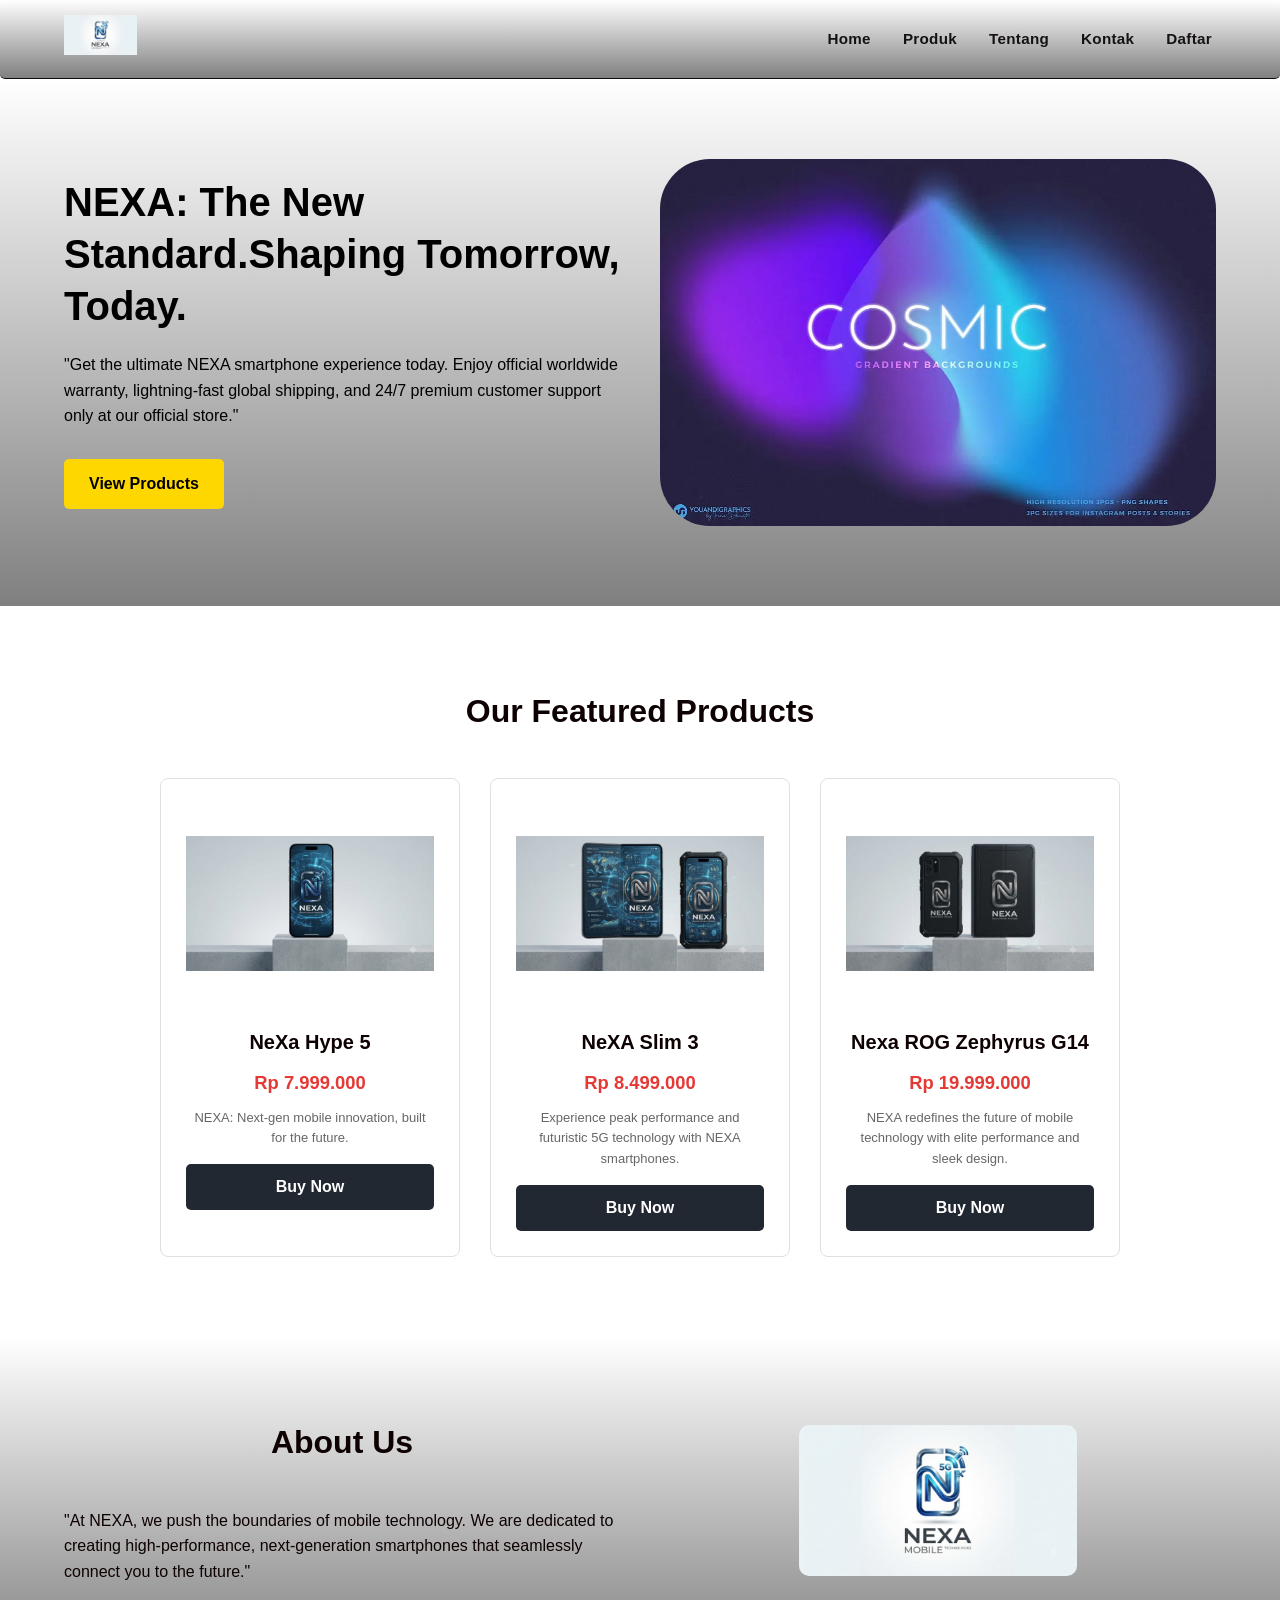
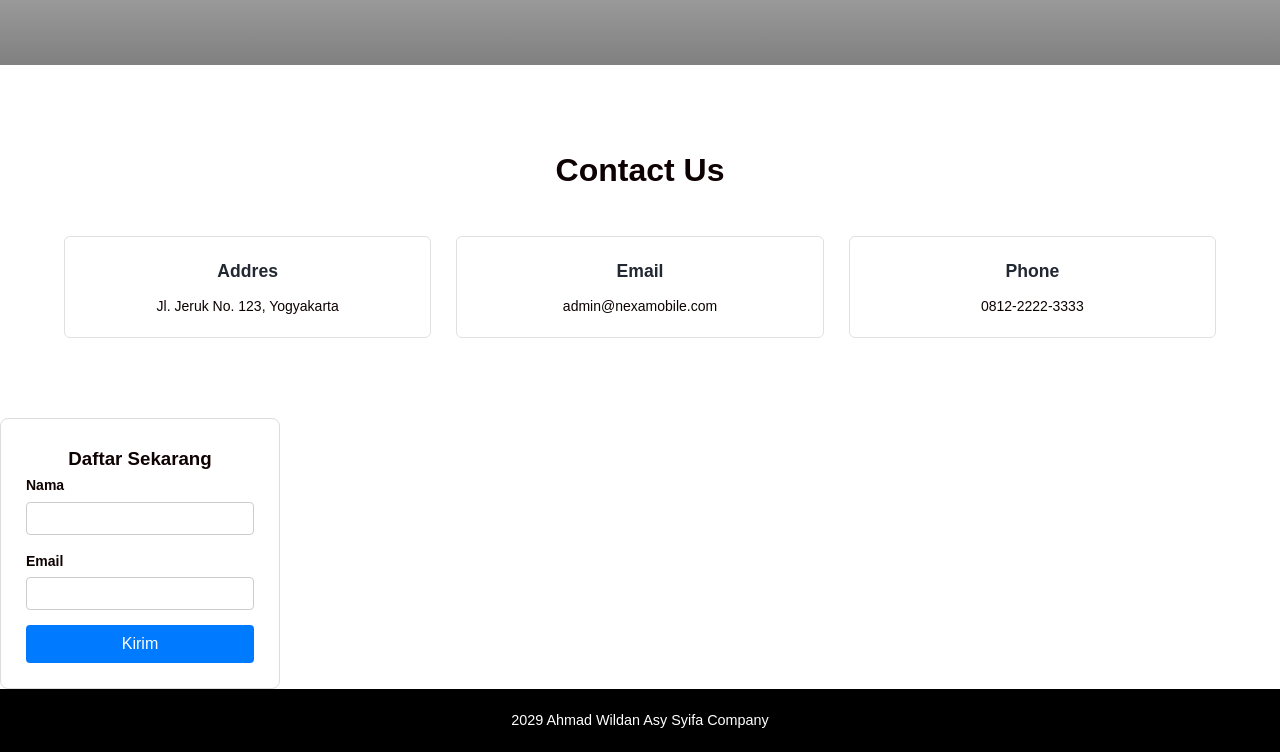
<file: evaluasi-02/index.html>
<!DOCTYPE html>
<html lang="en">
<head>
    <meta charset="UTF-8">
    <meta name="viewport" content="width=device-width, initial-scale=1.0">
    <title>NeXa Mobile</title>
    <link rel="stylesheet" href="style.css">
</head>
<body>
    <header id="main-header">
        <div class="header-content">
      <img src="asset/logo (2).png" alt="Logo Aura Footwear" class="profile-img">
       </div>
        <nav class="navbar">
            <a href="#home">Home</a>
            <a href="#produk">Produk</a>
            <a href="#tentang">Tentang</a>
            <a href="#kontak">Kontak</a>
            <a href="#daftar">Daftar</a>
        </nav>
    </header>

    <!-- section -->
     <section class="hero" id="home">
        <div class="hero-text">
            <h1>NEXA: The New Standard.Shaping Tomorrow, Today.</h1>
            <p>"Get the ultimate NEXA smartphone experience today. Enjoy official worldwide warranty, lightning-fast global shipping, and 24/7 premium customer support only at our official store."</p>
            <a href="#lihat produk" class="">View Products</a>
        </div>
        <div class="hero-img">
            <img src="asset/cosmic.png" alt="logo">
        </div>
     </section>

     <!-- produk -->
      <section class="section" id="produk">       
        <h2>Our Featured Products</h2>
        <div class="product-container">
            <!-- Card 1 -->
            <div class="product-card">
                <img src="asset/hp 1.png" alt="Nexa 1">
                <h3>NeXa Hype 5</h3>
                <p class="price">Rp 7.999.000</p>
                <p style="font-size: 13px; color: #666; margin-bottom: 15px;">NEXA: Next-gen mobile innovation, built for the future.</p>
                <a href="#" class="btn">Buy Now</a>
            </div>

            <!-- Card 2 -->
            <div class="product-card">
                <img src="asset/hp 2.png" alt="Nexa 2">
                <h3>NeXA Slim 3</h3>
                <p class="price">Rp 8.499.000</p>
                <p style="font-size: 13px; color: #666; margin-bottom: 15px;">Experience peak performance and futuristic 5G technology with NEXA smartphones.</p>
                <a href="#" class="btn">Buy Now</a>
            </div>
            <!-- Card 3 -->
            <div class="product-card">
                <img src="asset/hp 3.png" alt="Nexa 3">
                <h3>Nexa ROG Zephyrus G14</h3>
                <p class="price">Rp 19.999.000</p>
                <p style="font-size: 13px; color: #666; margin-bottom: 15px;">NEXA redefines the future of mobile technology with elite performance and sleek design.</p>
                <a href="#" class="btn">Buy Now</a>
            </div>
        </div>         
     </section>

     <!-- about -->
     <section class="section about-section" id="Tentang">
        <div class="about-text">
            <h2>About Us</h2>
            <p>"At NEXA, we push the boundaries of mobile technology. We are dedicated to creating high-performance, next-generation smartphones that seamlessly connect you to the future."</p>
        </div>
        <div class="about-img">
            <img src="asset/logo (2).png">
        </div>
     </section>

     <!-- kontak -->
      <section class="section" id="kontak">
        <h2>Contact Us</h2>
        <div class="contact-container">
            <div class="contact-box">
                <h4>Addres</h4>
                <p style="font-size: 14px; margin-top: 10px;">Jl. Jeruk No. 123, Yogyakarta</p>
            </div>
            <div class="contact-box">
                <h4> Email</h4>
                <p style="font-size: 14px; margin-top: 10px;">admin@nexamobile.com</p>
            </div>
            <div class="contact-box">
                <h4> Phone</h4>
                <p style="font-size: 14px; margin-top: 10px;">0812-2222-3333</p>
            </div>
        </div>
    </section>

    <section>
        <div class="form-box">
        <h3 style="margin-top:0; text-align:center;">Daftar Sekarang</h3>
        
        <form action="#" method="POST" id="daftar">
            <div class="form-group">
                <label for="nama">Nama</label>
                <input type="text" id="nama" name="nama" required>
            </div>
            
            <div class="form-group">
                <label for="email">Email</label>
                <input type="email" id="email" name="email" required>
            </div>
            
            <button type="submit">Kirim</button>
        </form>
    </div>
    </section>

    <!-- footer -->
     <footer>
     <p>2029 Ahmad Wildan Asy Syifa Company </p>
     </footer>
     

     

</body>
</html>
</file>
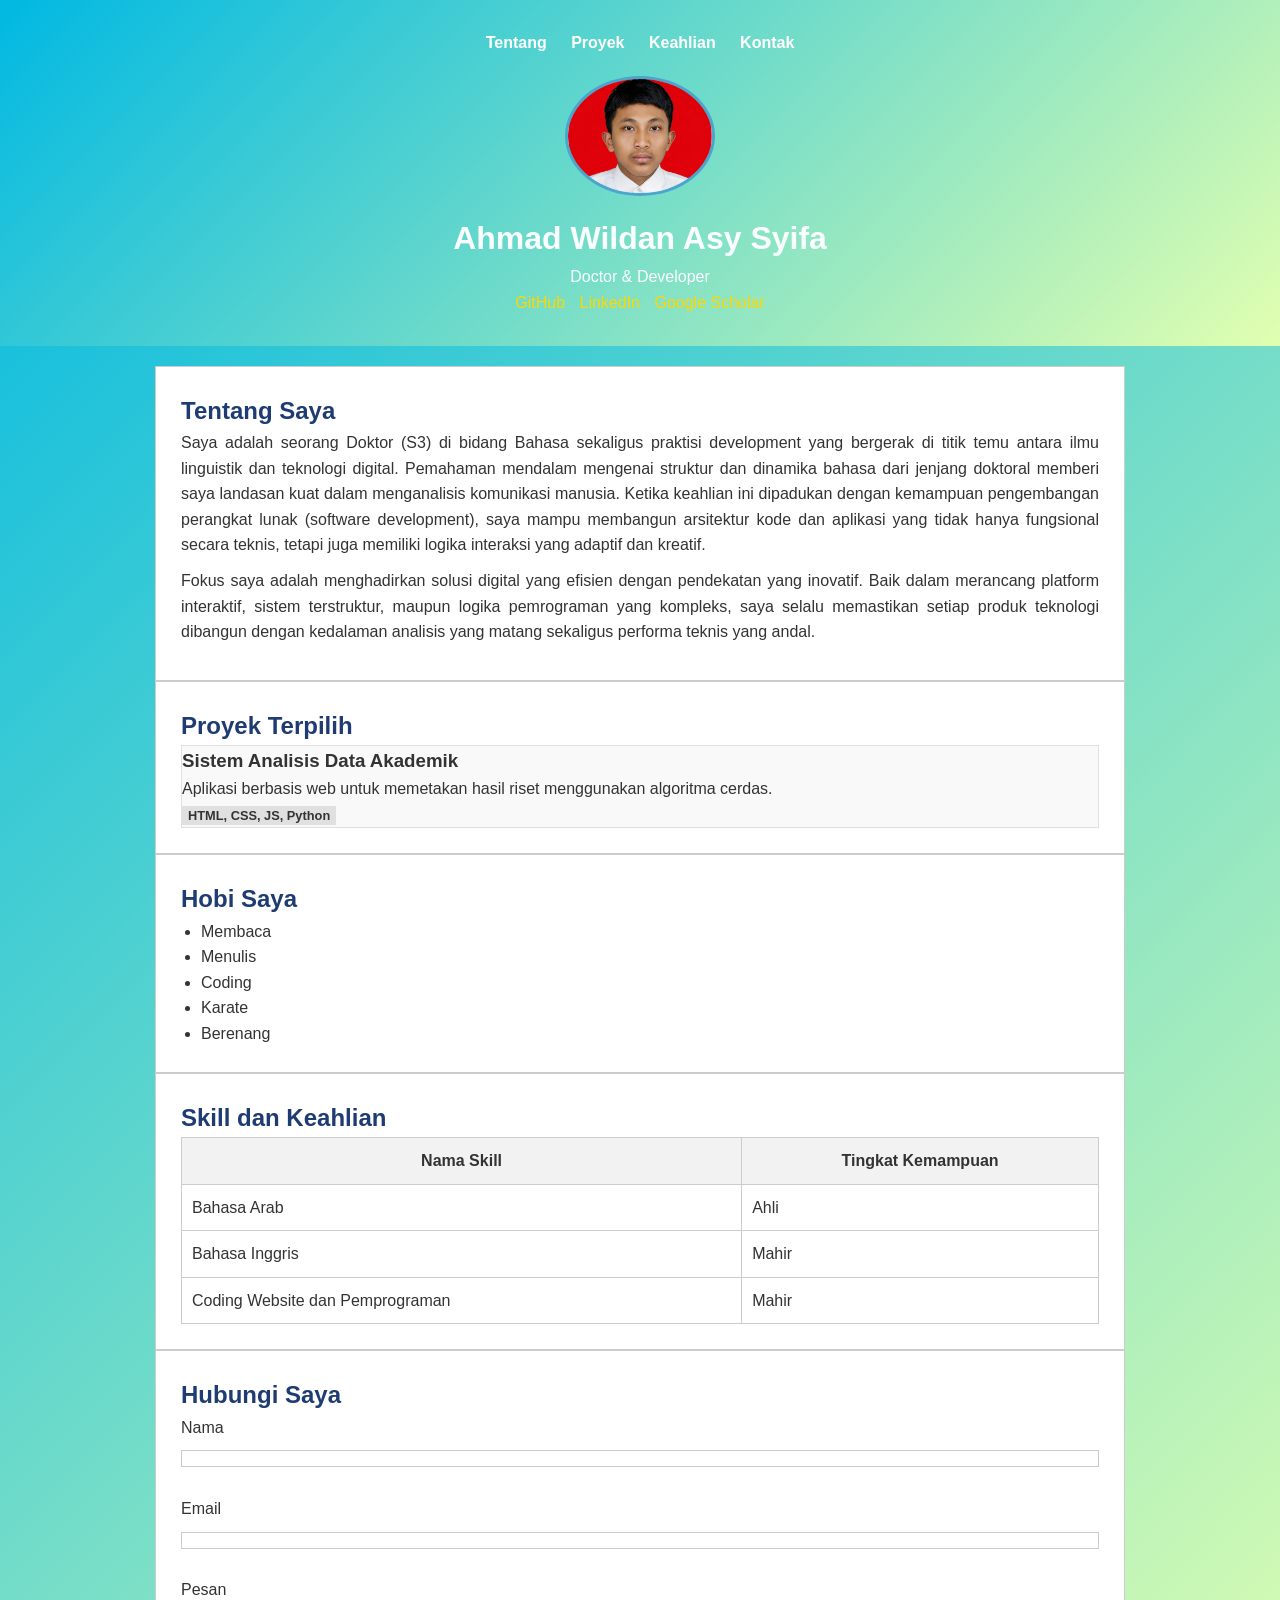
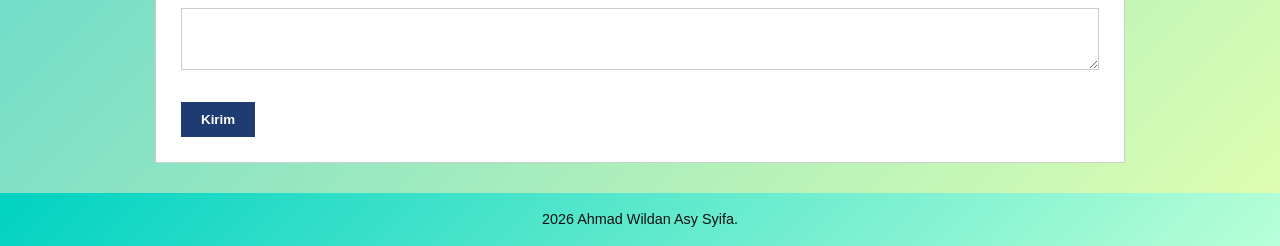
<file: pertemuan 07/index.html>
<!DOCTYPE html>
<html lang="id">
<head>
  <meta charset="UTF-8">
  <meta name="viewport" content="width=device-width, initial-scale=1.0">
  <title>Profil Saya - Ahmad Wildan Asy Syifa</title>
  <!-- Favicon -->
  <link rel="icon" href="assets/favicon.ico" type="image/x-icon">
  <!-- Menghubungkan ke External CSS -->
  <link rel="stylesheet" href="style.css">
</head>
<body>

  <!-- Header & Navigasi -->
  <header id="main-header">
    <!-- Menu Navigasi -->
    <nav class="navbar">
      <a href="#about">Tentang</a>
      <a href="#projects">Proyek</a>
      <a href="#skills">Keahlian</a>
      <a href="#contact">Kontak</a>
    </nav>
    
    <div class="header-content">
      <img src="assets/pas foto.jpg" alt="Pas Foto Ahmad Wildan Asy Syifa" class="profile-img">
      <h1>Ahmad Wildan Asy Syifa</h1>
      <p>Doctor & Developer</p> <!-- Diubah menjadi Developer -->
      
      <!-- Tautan Sosial / Profesional -->
      <div class="social-links">
        <a href="https://github.com/ahmad" target="_blank">GitHub</a> 
        <a href="https://linkedin.com/in/ahmad wildan" target="_blank">LinkedIn</a> 
        <a href="https://punya saya.google.com" target="_blank">Google Scholar</a>
      </div>
    </div>
  </header>
    
  <main class="container">

    <!-- Tentang Saya -->
    <section id="about" class="section-card">
      <h2>Tentang Saya</h2>
      <p>Saya adalah seorang Doktor (S3) di bidang Bahasa sekaligus praktisi development yang bergerak di titik temu antara ilmu linguistik dan teknologi digital. Pemahaman mendalam mengenai struktur dan dinamika bahasa dari jenjang doktoral memberi saya landasan kuat dalam menganalisis komunikasi manusia. Ketika keahlian ini dipadukan dengan kemampuan pengembangan perangkat lunak (software development), saya mampu membangun arsitektur kode dan aplikasi yang tidak hanya fungsional secara teknis, tetapi juga memiliki logika interaksi yang adaptif dan kreatif.</p>
      <p>Fokus saya adalah menghadirkan solusi digital yang efisien dengan pendekatan yang inovatif. Baik dalam merancang platform interaktif, sistem terstruktur, maupun logika pemrograman yang kompleks, saya selalu memastikan setiap produk teknologi dibangun dengan kedalaman analisis yang matang sekaligus performa teknis yang andal.</p>
    </section>

    <!-- PROYEK BARU -->
    <section id="projects" class="section-card">
      <h2>Proyek Terpilih</h2>
      <div class="project-grid">
        <div class="project-item">
          <h3>Sistem Analisis Data Akademik</h3>
          <p>Aplikasi berbasis web untuk memetakan hasil riset menggunakan algoritma cerdas.</p>
          <span class="tech-stack">HTML, CSS, JS, Python</span>
        </div>
      </div>
    </section>

    <!-- Hobi -->
    <section id="hobi" class="section-card">
      <h2>Hobi Saya</h2>
      <ul>
        <li>Membaca</li>
        <li>Menulis</li>
        <li>Coding</li>
        <li>Karate</li>
        <li>Berenang</li>
      </ul>
    </section>

    <!-- Skill -->
    <section id="skills" class="section-card">
      <h2>Skill dan Keahlian</h2>
      <table class="skill-table">
        <thead>
          <tr>
            <th>Nama Skill</th>
            <th>Tingkat Kemampuan</th>
          </tr>
        </thead>
        <tbody>
          <tr>
            <td>Bahasa Arab</td>
            <td>Ahli</td>
          </tr>
          <tr>
            <td>Bahasa Inggris</td>
            <td>Mahir</td>
          </tr>
          <tr>
            <td>Coding Website dan Pemprograman</td>
            <td>Mahir</td>
          </tr>
        </tbody>
      </table>
    </section>

    <!-- Kontak -->
    <section id="contact" class="section-card">
      <h2>Hubungi Saya</h2>
      <form action="#" method="post" class="contact-form">
        <div class="form-group">
          <label for="name">Nama</label>
          <input type="text" id="name" name="name" required>                
        </div>

        <div class="form-group">
          <label for="email">Email</label>
          <input type="email" id="email" name="email" required>
        </div>

        <div class="form-group">
          <label for="message">Pesan</label>
          <textarea id="message" name="message" rows="4" required></textarea>
        </div>
        
        <button type="submit" class="btn-submit">Kirim</button>
      </form>
    </section>

  </main>

  <!-- Footer -->
  <footer>
    <p> 2026 Ahmad Wildan Asy Syifa. </p> 
  </footer>
    
</body>
</html>
</file>
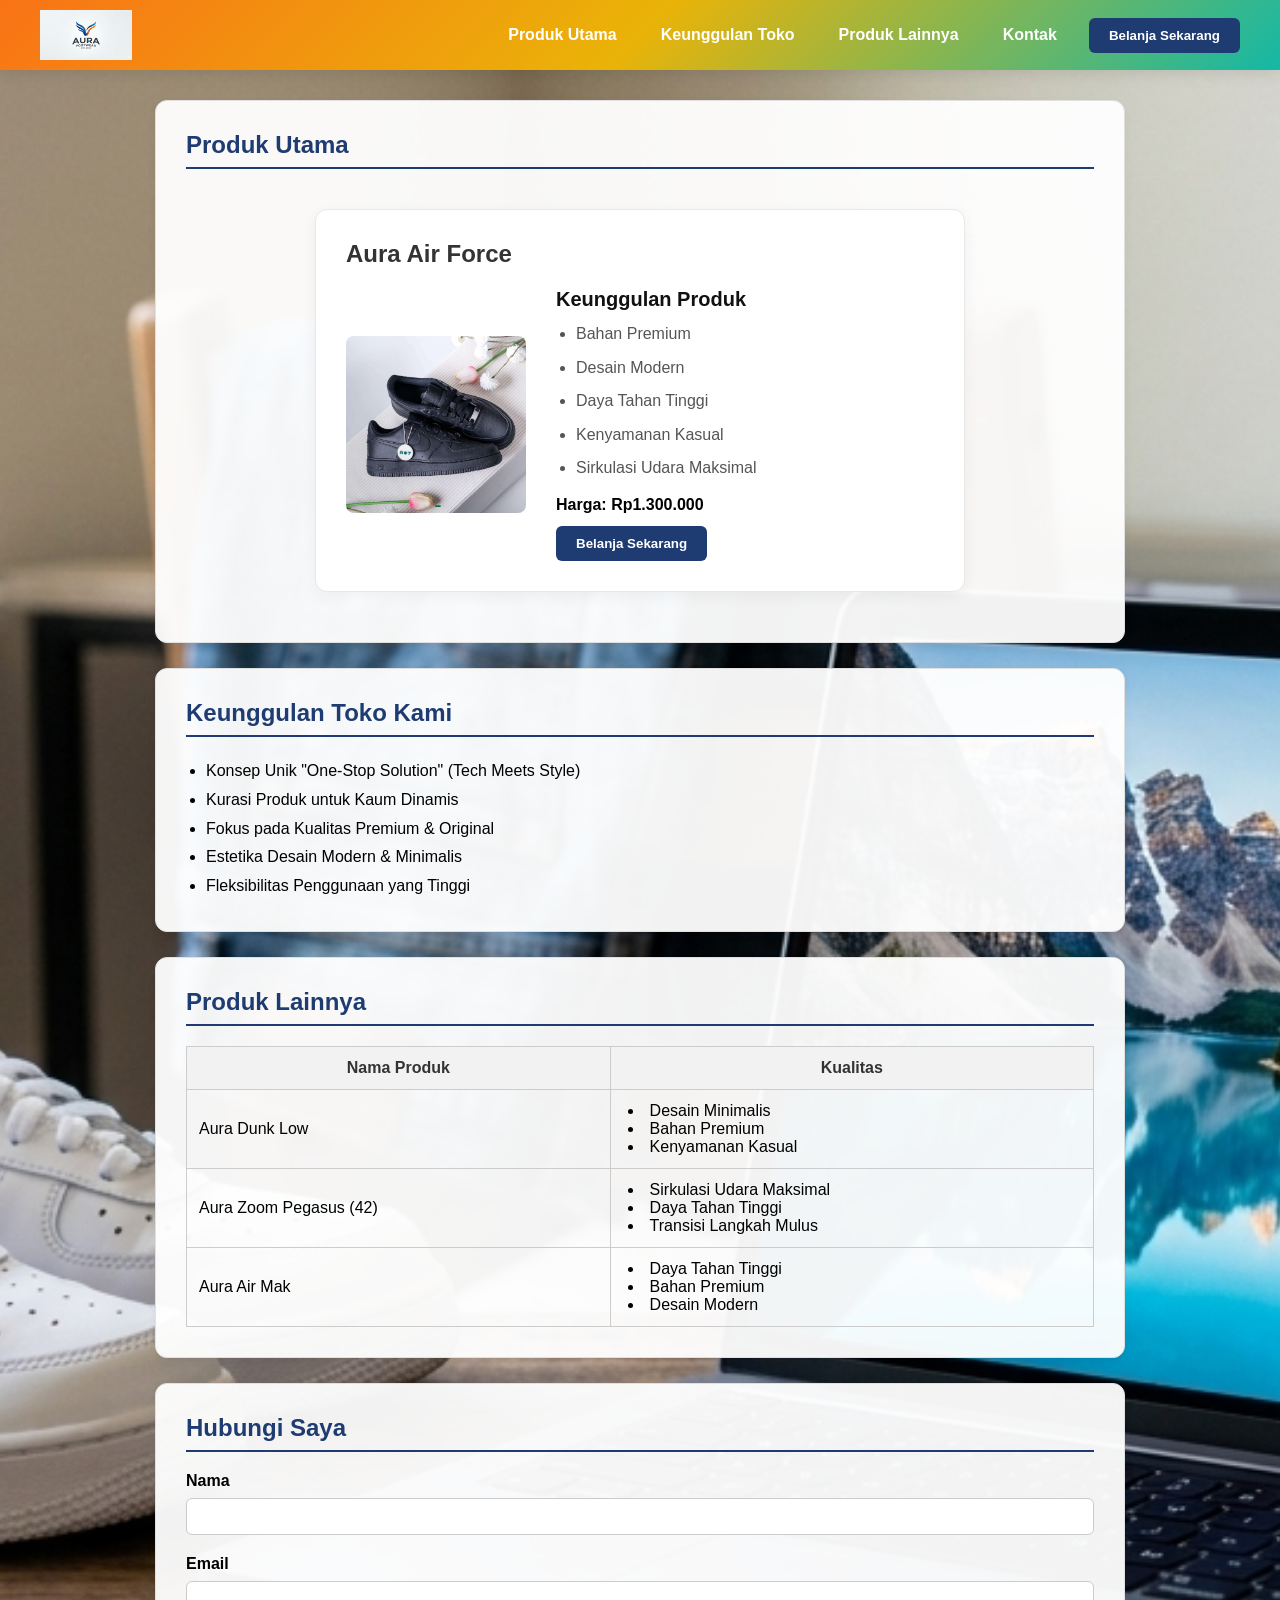
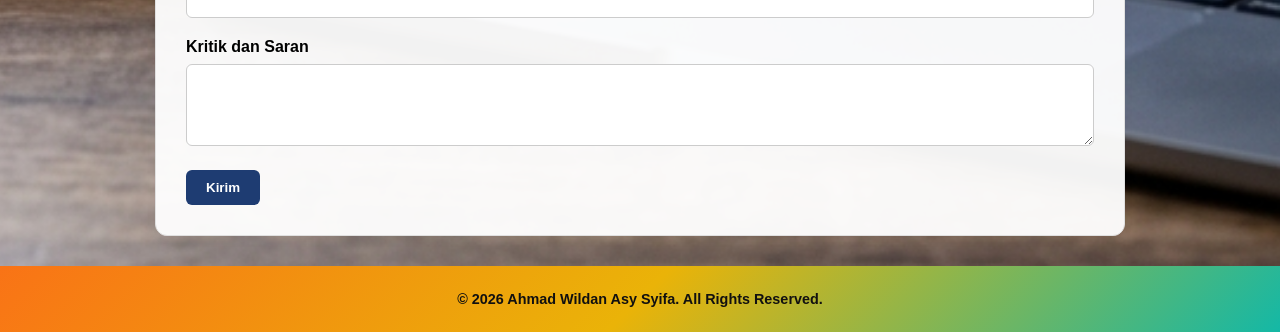
<file: pertemuan-08/index.html>
<!DOCTYPE html>
<html lang="id">
<head>
  <meta charset="UTF-8">
  <meta name="viewport" content="width=device-width, initial-scale=1.0">
  <title>Website Belanja</title>
  <link rel="icon" href="assets/favicon.ico" type="image/x-icon">
  <link rel="stylesheet" href="style.css">
</head>
<body>

  <header id="main-header">
    <div class="header-content">
      <img src="asset/LOGO.png" alt="Logo Aura Footwear" class="profile-img">
    </div>

    <nav class="navbar">
      <a href="#projects">Produk Utama</a>
      <a href="#keunggulan">Keunggulan Toko</a>
      <a href="#produk-lainnya">Produk Lainnya</a>
      <a href="#contact">Kontak</a>
      <button type="button" class="btn-submit">Belanja Sekarang</button>
    </nav>
  </header>

  <main>

    <section id="projects" class="section-card">
      <h2>Produk Utama</h2>
      
      <div class="container2">
        <div class="project-item">
          <h3>Aura Air Force</h3>
          
          <div class="content-wrapper">
            <div class="project-img">
              <img src="asset/sepatu nike.png" alt="gambar produk">
            </div>
            
            <div class="project-teks">
              <h4>Keunggulan Produk</h4>
              <ul>
                <li>Bahan Premium</li>
                <li>Desain Modern</li>
                <li>Daya Tahan Tinggi</li>
                <li>Kenyamanan Kasual</li>
                <li>Sirkulasi Udara Maksimal</li>
              </ul>
              <p style="height: 30px; font-weight: bold;">Harga: Rp1.300.000</p>
              <button type="button" class="btn-submit">Belanja Sekarang</button>
            </div>
          </div> 
        </div>
      </div>
    </section>

    <section id="keunggulan" class="section-card">
      <h2>Keunggulan Toko Kami</h2>
      <ul>
        <li>Konsep Unik "One-Stop Solution" (Tech Meets Style)</li>
        <li>Kurasi Produk untuk Kaum Dinamis</li>
        <li>Fokus pada Kualitas Premium & Original</li>
        <li>Estetika Desain Modern & Minimalis</li>
        <li>Fleksibilitas Penggunaan yang Tinggi</li>
      </ul>
    </section>

    <section id="produk-lainnya" class="section-card">
      <h2>Produk Lainnya</h2>
      <table class="produk-table">
        <thead>
          <tr>
            <th>Nama Produk</th>
            <th>Kualitas</th>
          </tr>
        </thead>
        <tbody>
          <tr>
            <td>Aura Dunk Low</td>
            <td>
              <ul>
                <li>Desain Minimalis</li>
                <li>Bahan Premium</li>
                <li>Kenyamanan Kasual</li>
              </ul>
            </td>
          </tr>
          <tr>
            <td>Aura Zoom Pegasus (42)</td>
            <td>
              <ul>
                <li>Sirkulasi Udara Maksimal</li>
                <li>Daya Tahan Tinggi</li>
                <li>Transisi Langkah Mulus</li>
              </ul>
            </td>
          </tr>
          <tr>
            <td>Aura Air Mak</td>
            <td>
              <ul>
                <li>Daya Tahan Tinggi</li>
                <li>Bahan Premium</li>
                <li>Desain Modern</li>
              </ul>
            </td>
          </tr>
        </tbody>
      </table>
    </section>

    <section id="contact" class="section-card">
      <h2>Hubungi Saya</h2>
      <form action="#" method="post" class="contact-form">
        <div class="form-group">
          <label for="name">Nama</label>
          <input type="text" id="name" name="name" required>                
        </div>

        <div class="form-group">
          <label for="email">Email</label>
          <input type="email" id="email" name="email" required>
        </div>

        <div class="form-group">
          <label for="message">Kritik dan Saran</label>
          <textarea id="message" name="message" rows="4" required></textarea>
        </div>
        
        <button type="submit" class="btn-submit">Kirim</button>
      </form>
    </section>

  </main>

  <footer>
    <p>&copy; 2026 Ahmad Wildan Asy Syifa. All Rights Reserved.</p> 
  </footer>
    
</body>
</html>
</file>
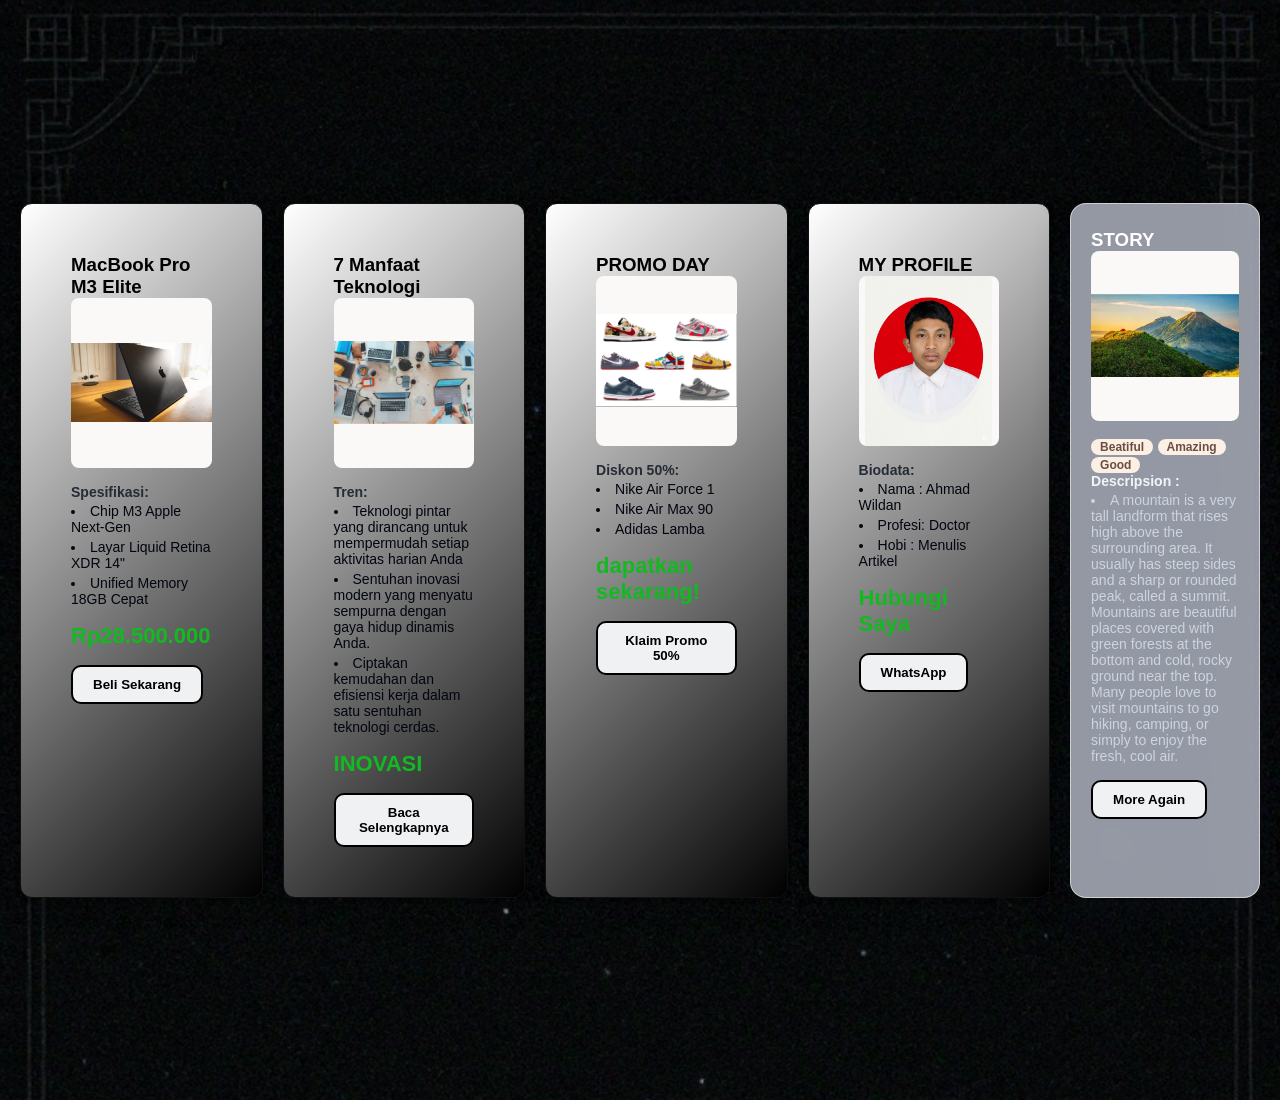
<file: pertemuan-09/index.html>
<!DOCTYPE html>
<html lang="en">
<head>
    <meta charset="UTF-8">
    <meta name="viewport" content="width=device-width, initial-scale=1.0">
    <title>Product-card</title>
    <link rel="stylesheet" href="style.css">
</head>
<body>
  <section class="aku">
    <div class="product-card1">
  <h3>MacBook Pro M3 Elite</h3>
  <div class="product-content">
    <div class="product-img-box">
      <img src="asset/macbook.png" alt="Laptop Premium">
    </div>
    <div class="product-details">
      <h4>Spesifikasi:</h4>
      <ul>
        <li>Chip M3 Apple Next-Gen</li>
        <li>Layar Liquid Retina XDR 14"</li>
        <li>Unified Memory 18GB Cepat</li>
      </ul>
      <p class="product-price">Rp28.500.000</p>
      <button class="btn-neumorphism">Beli Sekarang</button>
    </div>
  </div>
</div>

 <div class="product-card2">
  <h3>7 Manfaat Teknologi</h3>
  <div class="product-content">
    <div class="product-img-box">
      <img src="asset/teknologi.png" alt="Laptop Premium">
    </div>
    <div class="product-details">
      <h4>Tren:</h4>
      <ul>
        <li>Teknologi pintar yang dirancang untuk mempermudah setiap aktivitas harian Anda</li>
        <li>Sentuhan inovasi modern yang menyatu sempurna dengan gaya hidup dinamis Anda.</li>
        <li>Ciptakan kemudahan dan efisiensi kerja dalam satu sentuhan teknologi cerdas.</li>
      </ul>
      <p class="product-price">INOVASI</p>
      <button class="btn-neumorphism">Baca Selengkapnya</button>
    </div>
  </div>
</div>

 <div class="product-card3">
  <h3>PROMO DAY</h3>
  <div class="product-content">
    <div class="product-img-box">
      <img src="asset/sepatu.png" alt="Laptop Premium">
    </div>
    <div class="product-details">
      <h4>Diskon 50%:</h4>
      <ul>
        <li>Nike Air Force 1</li>
        <li>Nike Air Max 90</li>
        <li>Adidas Lamba</li>
      </ul>
      <p class="product-price">dapatkan sekarang!</p>
      <button class="btn-neumorphism">Klaim Promo 50%</button>
    </div>
  </div>
</div>


 <div class="product-card4">
  <h3>MY PROFILE</h3>
  <div class="product-content">
    <div class="product-img-box">
      <img src="asset/pas foto.png" alt="Laptop Premium">
    </div>
    <div class="product-details">
      <h4>Biodata:</h4>
      <ul>
        <li>Nama   : Ahmad Wildan</li>
        <li>Profesi: Doctor</li>
        <li>Hobi   : Menulis Artikel</li>
      </ul>
      <p class="product-price">Hubungi Saya</p>
      <button class="btn-neumorphism">WhatsApp</button>
    </div>
  </div>
</div>

<div class="product-card5">
  <h3>STORY</h3>
  <div class="product-content">
    <div class="product-img-box">
      <img src="asset/gunung.png" alt="Laptop Premium">
    </div>
    <div class="card-img">
      <span class="tag">Beatiful</span>
      <span class="tag">Amazing</span>
      <span class="tag">Good</span>
    </div>
    <div class="product-details">
      <h4>Descripsion :</h4>
      <ul>
        <li>A mountain is a very tall landform that rises high above the surrounding area. It usually has steep sides and a sharp or rounded peak, called a summit. Mountains are beautiful places covered with green forests at the bottom and cold, rocky ground near the top. Many people love to visit mountains to go hiking, camping, or simply to enjoy the fresh, cool air.</li> 
      </ul>
      <p class="product-price"></p>      
    <button class="btn-neumorphism">More Again</button>
    </div>
  </div>
</div>
  </section>
    
  </body>
</html>
</file>
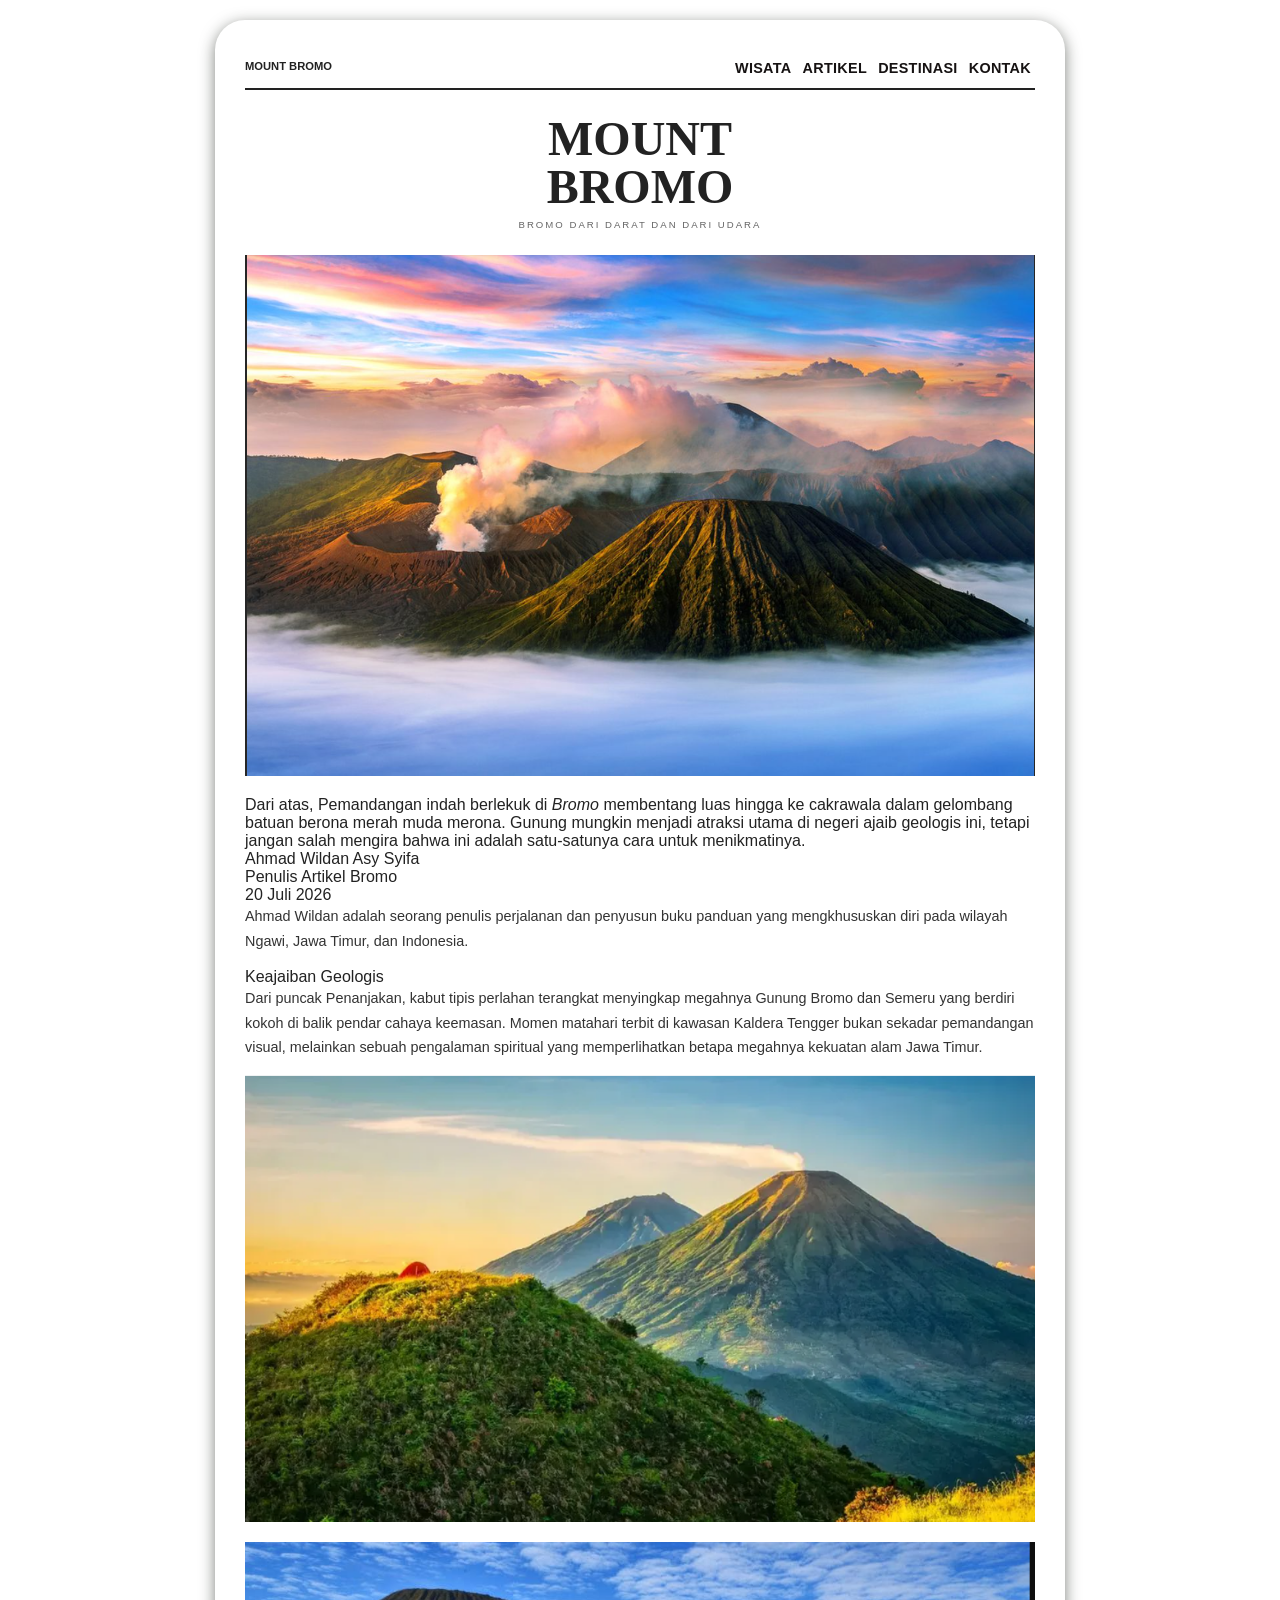
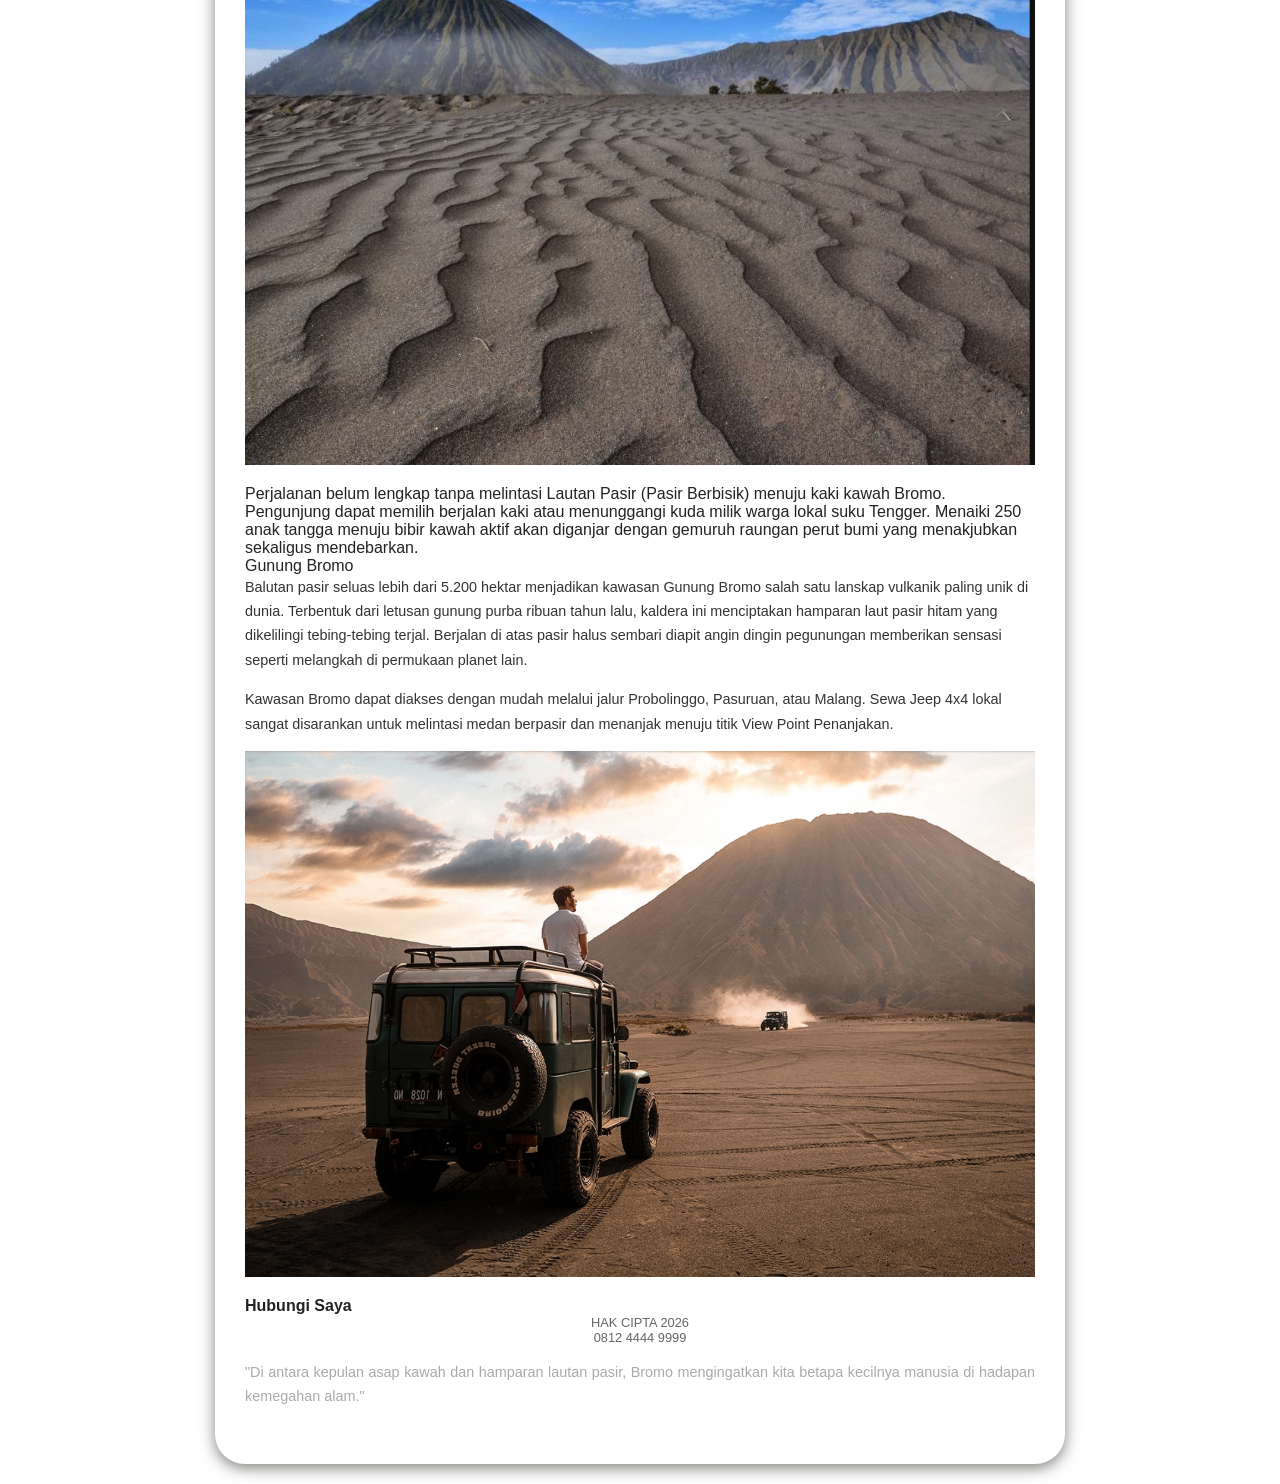
<file: pertemuan-11/index.html>
<!DOCTYPE html>
<html lang="en">
<head>
    <meta charset="UTF-8">
    <meta name="viewport" content="width=device-width, initial-scale=1.0">
    <title>Atikel Majalah - Mengejar Matahari di Bromo</title>
    <link rel="stylesheet" href="style.css">
</head>
<body>
    <main class="majalah">
        <article class="halaman">
            <header class="header">
        <div class="logo">MOUNT BROMO</div>
        <nav class="navigasi">
          <a href="#">WISATA</a>
          <a href="#">ARTIKEL</a>
          <a href="#">DESTINASI</a>
          <a href="#">KONTAK</a>
        </nav>
      </header>
      <section class="section-hero">
        <h1 class="judul-utama">Mount<br>Bromo</h1>
        <div class="sub-judul">BROMO DARI DARAT DAN DARI UDARA</div>
        
        <img src="asset/gunung (2).png" alt="gunung">
      </section>

      <!-- Artikel -->
      <section class="section-pembuka">
        <div class="teks-pembuka">
          Dari atas, Pemandangan indah berlekuk di <em>Bromo</em> membentang luas hingga ke cakrawala dalam gelombang batuan berona merah muda merona. Gunung mungkin menjadi atraksi utama di negeri ajaib geologis ini, tetapi jangan salah mengira bahwa ini adalah satu-satunya cara untuk menikmatinya.
        </div>

        <!-- Penulis -->
        <aside class="profil-penulis">
          <div class="nama-penulis">Ahmad Wildan Asy Syifa</div>
          <div class="peran-penulis">Penulis Artikel Bromo</div>
          <div class="tanggal">20 Juli 2026</div>
          <p class="bio-penulis">
            Ahmad Wildan adalah seorang penulis perjalanan dan penyusun buku panduan yang mengkhususkan diri pada wilayah Ngawi, Jawa Timur, dan Indonesia.
          </p>
        </aside>
      </section>

     <section class="section-geologis">
        <div class="label-kategori">Keajaiban Geologis</div>
        <p>Dari puncak Penanjakan, kabut tipis perlahan terangkat menyingkap megahnya Gunung Bromo dan Semeru yang berdiri kokoh di balik pendar cahaya keemasan. Momen matahari terbit di kawasan Kaldera Tengger bukan sekadar pemandangan visual, melainkan sebuah pengalaman spiritual yang memperlihatkan betapa megahnya kekuatan alam Jawa Timur.</p>
        <img src="asset/gunung.png" alt="Gunung Bromo">
      </section>

      <!-- Kutipan -->
      <section class="section-kutipan">
        <img src="asset/pasir.png" alt="Lembah Cat">
        
        <blockquote class="kutipan-besar">
          Perjalanan belum lengkap tanpa melintasi Lautan Pasir (Pasir Berbisik) menuju kaki kawah Bromo. Pengunjung dapat memilih berjalan kaki atau menunggangi kuda milik warga lokal suku Tengger. Menaiki 250 anak tangga menuju bibir kawah aktif akan diganjar dengan gemuruh raungan perut bumi yang menakjubkan sekaligus mendebarkan.
        </blockquote>
      </section>

      <section class="section-detail-gunung">
        <div class="label-kategori">Gunung Bromo</div>
       <p>Balutan pasir seluas lebih dari 5.200 hektar menjadikan kawasan Gunung Bromo salah satu lanskap vulkanik paling unik di dunia. Terbentuk dari letusan gunung purba ribuan tahun lalu, kaldera ini menciptakan hamparan laut pasir hitam yang dikelilingi tebing-tebing terjal. Berjalan di atas pasir halus sembari diapit angin dingin pegunungan memberikan sensasi seperti melangkah di permukaan planet lain.</p>


       <div class="kolom-info">
        <p>Kawasan Bromo dapat diakses dengan mudah melalui jalur Probolinggo, Pasuruan, atau Malang. Sewa Jeep 4x4 lokal sangat disarankan untuk melintasi medan berpasir dan menanjak menuju titik View Point Penanjakan.</p>
       </div>

       <img src="asset/jeep.png" alt="pemandangan">

      </section>

     <!-- footer -->
      <footer>
        <div class: kontak>
        <div><strong>Hubungi Saya</strong></div>  
        </div>

        <div class="hak-cipta-sub">HAK CIPTA 2026<br>0812 4444 9999</div>

        <p class="teks-kecil"> "Di antara kepulan asap kawah dan hamparan lautan pasir, Bromo mengingatkan kita betapa kecilnya manusia di hadapan kemegahan alam."
</p>
      </footer>

        </article>
    </main>
    
</body>
</html>
</file>
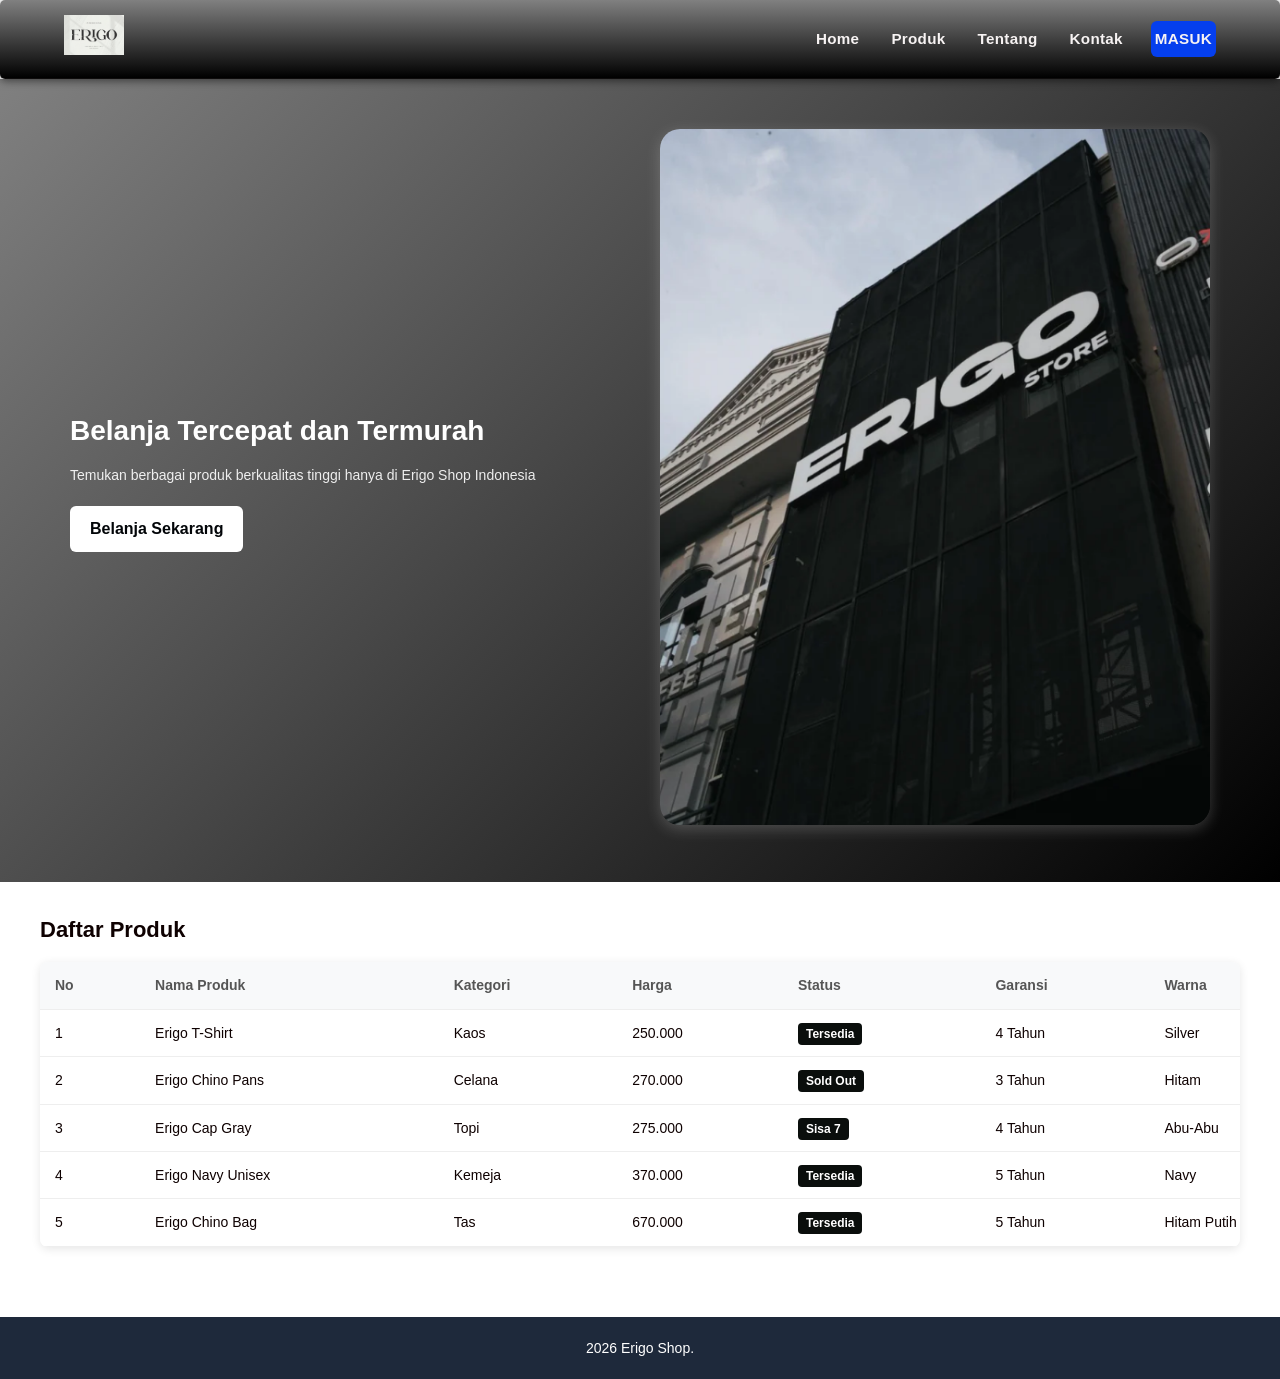
<file: pertemuan-12/index.html>
<!DOCTYPE html>
<html lang="en">
<head>
    <meta charset="UTF-8">
    <meta name="viewport" content="width=device-width, initial-scale=1.0">
    <title>Erigo Indonesia</title>
    <link rel="stylesheet" href="style.css">
</head>
<body>

    <!-- HEADER / NAVBAR -->
    <header id="main-header">
        <div class="header-content">
            <img src="asset/Screenshot 2026-07-21 113625.png" alt="Logo Erigo" class="profile-img">
        </div>
        <nav class="navbar">
            <a href="#home">Home</a>
            <a href="#produk">Produk</a>
            <a href="#tentang">Tentang</a>
            <a href="#kontak">Kontak</a>
            <!-- UBAH HREF KE #login-modal -->
            <a href="#login-modal" class="btn-login-nav">MASUK</a>
        </nav>     
    </header>

    <!-- HERO SECTION -->
    <section id="home">
        <div class="hero">
            <div class="konten-kiri">
                <h1>Belanja Tercepat dan Termurah</h1>
                <p>Temukan berbagai produk berkualitas tinggi hanya di Erigo Shop Indonesia</p>
                <a href="#produk" class="btn-cta">Belanja Sekarang</a>
            </div>
            <div class="konten-kanan">
                <img src="asset/erigo.png" alt="logo">
            </div>
        </div>
    </section>

    <!-- PRODUK SECTION -->
    <section id="produk">
        <div class="container">
            <h2>Daftar Produk</h2>
            <div class="table-respon">
                <table>
                    <thead>
                        <tr>
                            <th>No</th>
                            <th>Nama Produk</th>
                            <th>Kategori</th>
                            <th>Harga</th>
                            <th>Status</th>
                            <th>Garansi</th>
                            <th>Warna</th>
                        </tr>
                    </thead>
                    <tbody>
                        <tr>
                            <td>1</td>
                            <td>Erigo T-Shirt</td>
                            <td>Kaos</td>
                            <td>250.000</td>
                            <td><span class="badge-tersedia">Tersedia</span></td>
                            <td>4 Tahun</td>
                            <td>Silver</td>
                        </tr>
                        <tr>
                            <td>2</td>
                            <td>Erigo Chino Pans</td>
                            <td>Celana</td>
                            <td>270.000</td>
                            <td><span class="badge-tersedia">Sold Out</span></td>
                            <td>3 Tahun</td>
                            <td>Hitam</td>
                        </tr>
                        <tr>
                            <td>3</td>
                            <td>Erigo Cap Gray</td>
                            <td>Topi</td>
                            <td>275.000</td>
                            <td><span class="badge-tersedia">Sisa 7</span></td>
                            <td>4 Tahun</td>
                            <td>Abu-Abu</td>
                        </tr>
                        <tr>
                            <td>4</td>
                            <td>Erigo Navy Unisex</td>
                            <td>Kemeja</td>
                            <td>370.000</td>
                            <td><span class="badge-tersedia">Tersedia</span></td>
                            <td>5 Tahun</td>
                            <td>Navy</td>
                        </tr>
                        <tr>
                            <td>5</td>
                            <td>Erigo Chino Bag</td>
                            <td>Tas</td>
                            <td>670.000</td>
                            <td><span class="badge-tersedia">Tersedia</span></td>
                            <td>5 Tahun</td>
                            <td>Hitam Putih</td>
                        </tr>
                    </tbody>
                </table>
            </div>
        </div>
    </section>

    <!--  LOGIN -->
    <div id="login-modal" class="modal">
        <div class="modal-content">
            
            <a href="#" class="close-btn"></a>
            
            <h3>Form Login</h3>
            <form>
                <div class="form-group">
                    <label>Email</label>
                    <input type="email" placeholder="Masukkan email" required>
                </div>
                <div class="form-group">
                    <label>Password</label>
                    <input type="password" placeholder="Masukkan password" required>
                </div>
                <button type="submit" class="btn-login-nav" style="width:100%;">Masuk</button>
            </form>
        </div>
    </div> 

    <!-- FOOTER -->
    <footer>
        <p> 2026 Erigo Shop.</p>
    </footer>

</body>
</html>
</file>
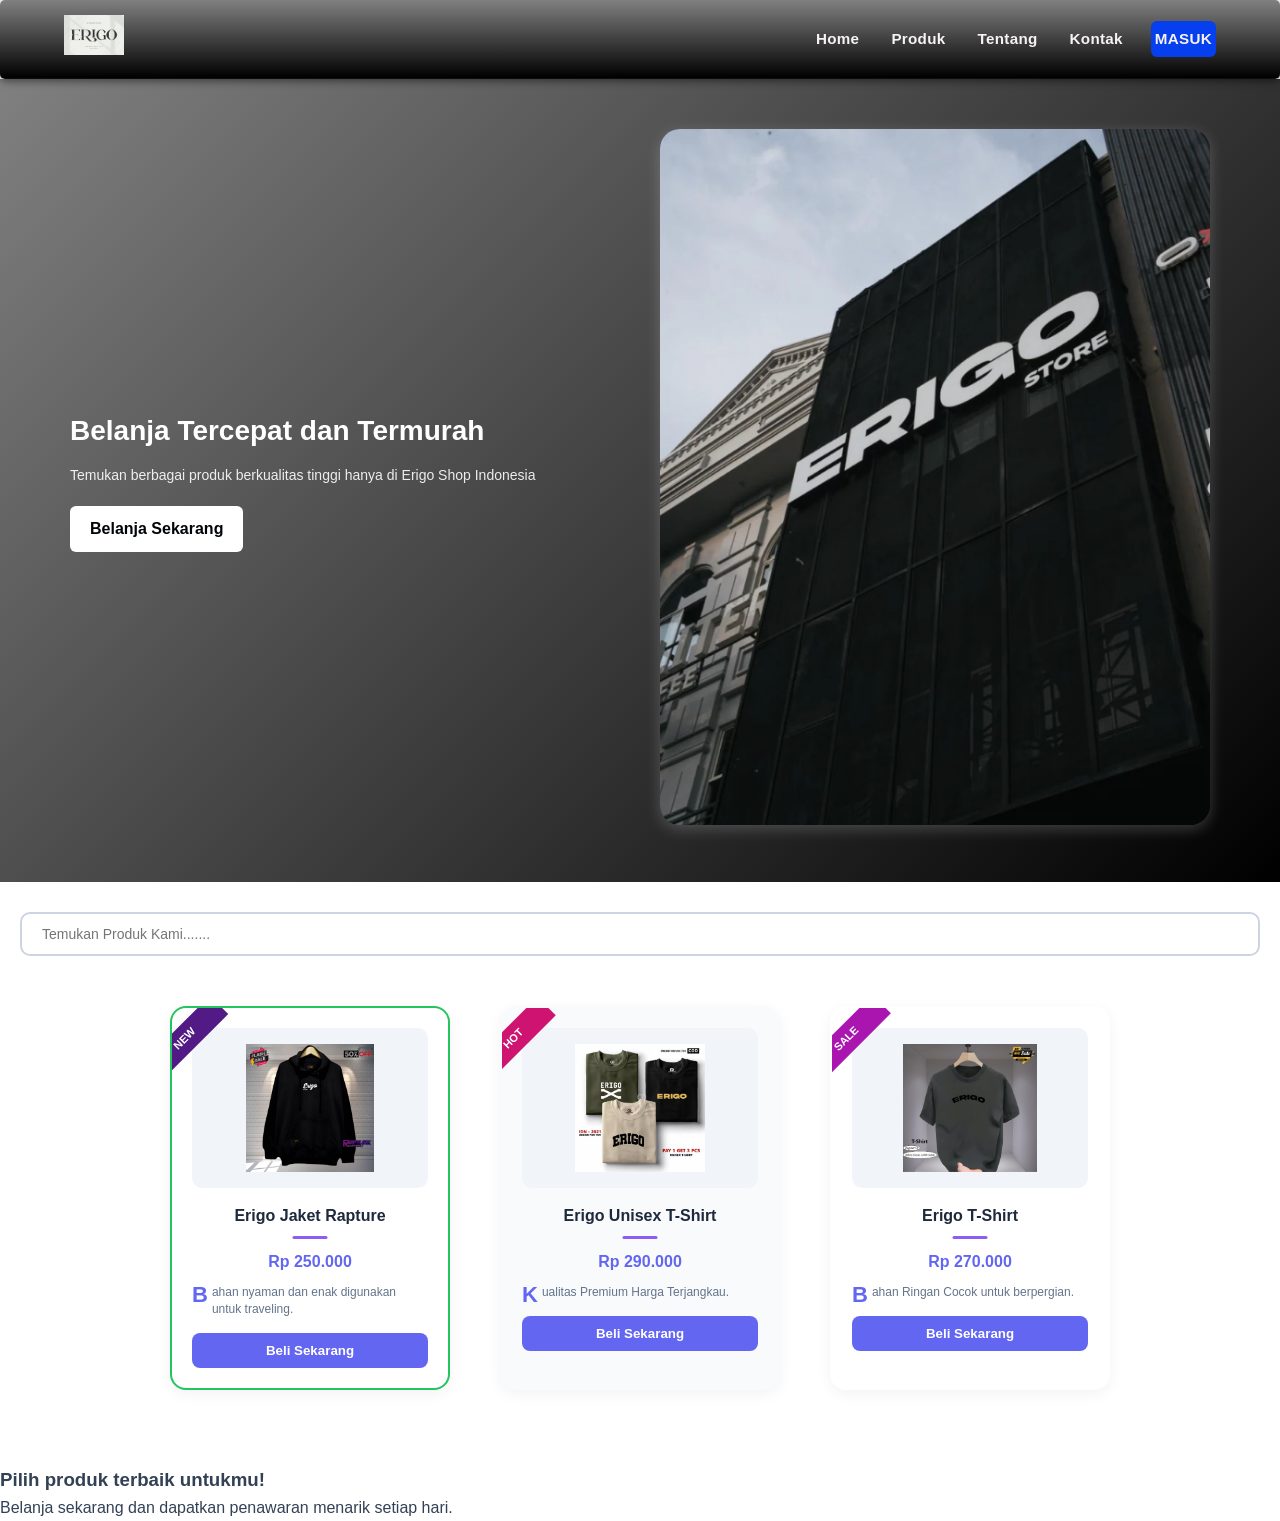
<file: pertemuan-13/index.html>
<!DOCTYPE html>
<html lang="en">
<head>
    <meta charset="UTF-8">
    <meta name="viewport" content="width=device-width, initial-scale=1.0">
    <title>Erigo</title>
    <link rel="stylesheet" href="style.css">
</head>
<body>

     <header id="main-header">
        <div class="header-content">
            <img src="asset/Screenshot 2026-07-21 113625.png" alt="Logo Erigo" class="profile-img">
        </div>
        <nav class="navbar">
            <a href="#home">Home</a>
            <a href="#produk">Produk</a>
            <a href="#tentang">Tentang</a>
            <a href="#kontak">Kontak</a>
            <!-- UBAH HREF KE #login-modal -->
            <a href="#login-modal" class="btn-login-nav">MASUK</a>
        </nav>     
    </header>

    <!-- HERO SECTION -->
    <section id="home">
        <div class="hero">
            <div class="konten-kiri">
                <h1>Belanja Tercepat dan Termurah</h1>
                <p>Temukan berbagai produk berkualitas tinggi hanya di Erigo Shop Indonesia</p>
                <a href="#produk" class="btn-cta">Belanja Sekarang</a>
            </div>
            <div class="konten-kanan">
                <img src="asset/erigo.png" alt="logo">
            </div>
        </div>
    </section>

    <div class="main-content">

<div class="search-content">
    <input type="text" class="search" placeholder="Temukan Produk Kami.......">
</div>

 <div class="container">
        <!-- Card 1  -->
      <div class="card new">
        <div class="img-box">
          <img src="asset/kaos 1.png" alt="jaket">
        </div>
        <h3 class="title"> Erigo Jaket Rapture</h3>
        <div class="price">Rp 250.000</div>
        <p class="desc">Bahan nyaman dan enak digunakan untuk traveling.</p>
        <button class="btn">Beli Sekarang </button>
      </div>
    

     <!-- Card 2  -->
      <div class="card hot">
        <div class="img-box">
          <img src="asset/kaos 2.png" alt="kaos">
        </div>
        <h3 class="title">Erigo Unisex T-Shirt</h3>
        <div class="price">Rp 290.000</div>
        <p class="desc">Kualitas Premium Harga Terjangkau.</p>
        <button class="btn">Beli Sekarang </button>
      </div>
     
      
     <!-- Card 2  -->
      <div class="card sale">
        <div class="img-box">
          <img src="asset/kaos 3.png" alt="kaos keluar">
        </div>
        <h3 class="title">Erigo T-Shirt</h3>
        <div class="price">Rp 270.000</div>
        <p class="desc">Bahan Ringan Cocok untuk berpergian.</p>
        <button class="btn">Beli Sekarang </button>
      </div>
    </div>
</div>

 <div id="login-modal" class="modal">
        <div class="modal-content">
            
            <a href="#" class="close-btn"></a>
            
            <h3>Form Login</h3>
            <form>
                <div class="form-group">
                    <label>Email</label>
                    <input type="email" placeholder="Masukkan email" required>
                </div>
                <div class="form-group">
                    <label>Password</label>
                    <input type="password" placeholder="Masukkan password" required>
                </div>
                <button type="submit" class="btn-login-nav" style="width:100%;">Masuk</button>
            </form>
        </div>
    </div> 

    <div class="promo-text">
      <h3>Pilih produk terbaik untukmu!</h3>
      <p>Belanja sekarang dan dapatkan penawaran menarik setiap hari.</p>
    </div>

  

  </body>
</html>
</file>
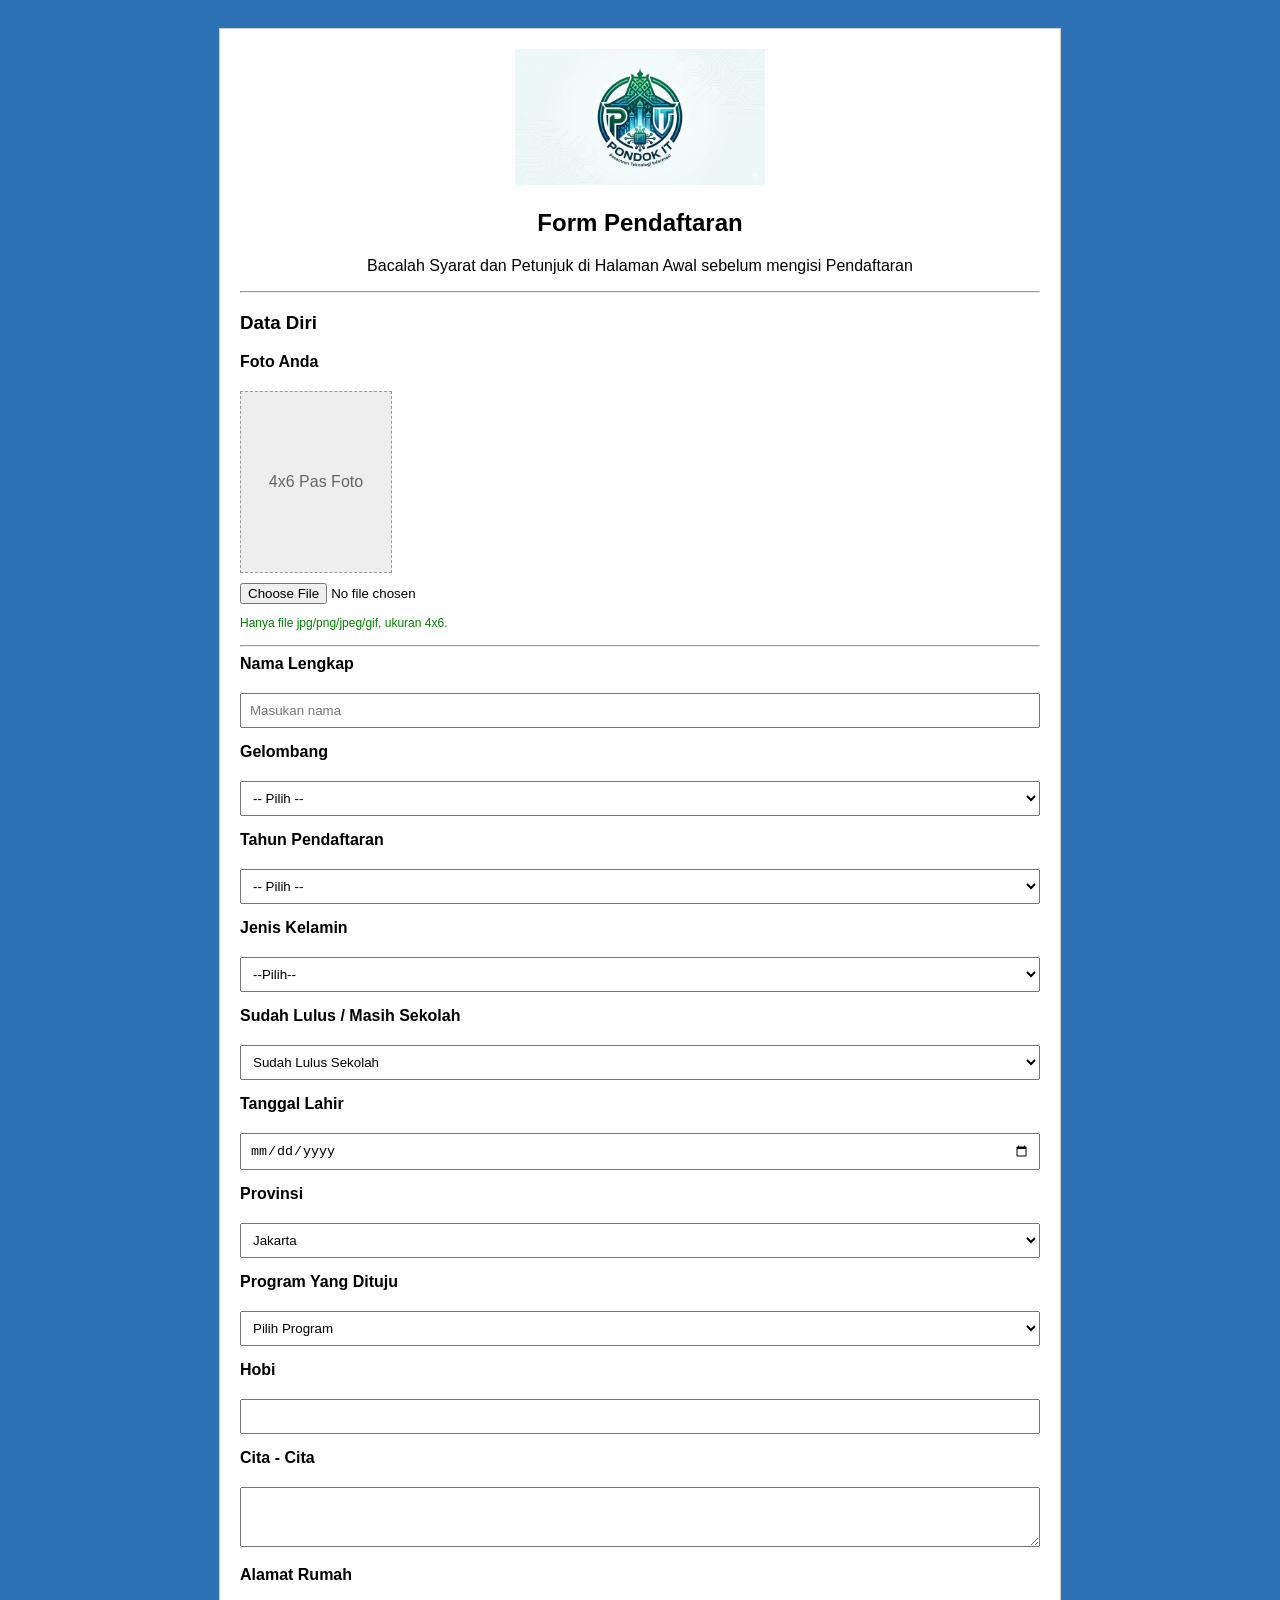
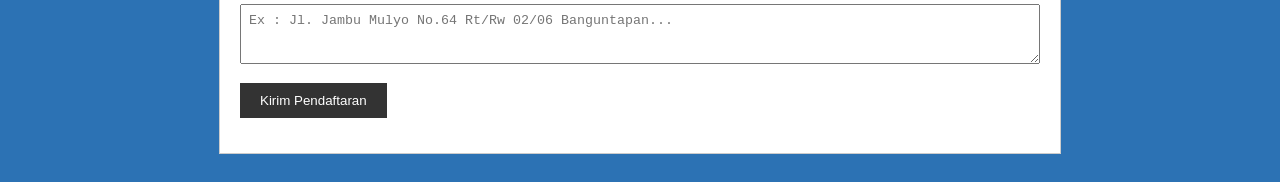
<file: pertemuan-05/pendaftaran.html>
<!DOCTYPE html>
<html lang="id">
<head>
    <meta charset="UTF-8">
    <meta name="viewport" content="width=device-width, initial-scale=1.0">
    <title>Form Pendaftaran</title>
    <style>
        /* CSS Sederhana biar rapi saja, gak neko-neko */
        body {
            font-family: Arial, sans-serif;
            background-color: #2c72b4;
            padding: 20px;
        }
        .container {
            background-color: white;
            padding: 20px;
            max-width: 800px;
            margin: auto;
            border: 1px solid #ccc;
        }
        .header-logo {
            text-align: center;
            margin-bottom: 15px;
        }
        .header-logo img {
            max-width: 250px; 
            height: auto;
        }
        .form-group {
            margin-bottom: 15px;
        }
        label {
            font-weight: bold;
            display: block;
            margin-bottom: 20px;
        }
        input[type="text"], input[type="date"], select, textarea {
            width: 100%;
            padding: 8px;
            box-sizing: border-box;
        }
        textarea {
            height: 60px;
        }
        .box-foto {
            width: 150px;
            height: 180px;
            border: 1px dashed #999;
            background-color: #eee;
            text-align: center;
            line-height: 180px;
            margin-bottom: 10px;
            color: #666;
        }
        button {
            padding: 10px 20px;
            background-color: #333;
            color: white;
            border: none;
            cursor: pointer;
        }
        button:hover {
            background-color: #20c936;
        }
    </style>
</head>
<body>

<div class="container">
    <div class="header-logo">
        <img src="aset/pondok saya.png" alt="Logo Instansi">
    </div>

    <h2 style="text-align: center;">Form Pendaftaran</h2>
    <p style="text-align: center;">Bacalah Syarat dan Petunjuk di Halaman Awal sebelum mengisi Pendaftaran</p>
    <hr>
    
    <h3>Data Diri</h3>
    
    <form action="sukses.html" method="POST" enctype="multipart/form-data" target="_blank">
        
        <div class="form-group">
            <label>Foto Anda</label>
            <div class="box-foto">4x6 Pas Foto</div>
            <input type="file" id="foto" name="foto" accept=".jpg,.jpeg,.png,.gif">
            <p style="font-size: 12px; color: green;">Hanya file jpg/png/jpeg/gif, ukuran 4x6.</p>
        </div>
        
        <hr>

        <div class="form-group">
            <label for="nama">Nama Lengkap </label>
            <input type="text" id="nama" name="nama" placeholder="Masukan nama" required>
        </div>
        
        <div class="form-group">
            <label for="gelombang">Gelombang </label>
            <select id="gelombang" name="gelombang" required>
                <option value="">-- Pilih --</option>
                <option value="1">Gelombang 1</option>
                <option value="2">Gelombang 2</option>
            </select>
        </div>
        
        <div class="form-group">
            <label for="tahun">Tahun Pendaftaran </label>
            <select id="tahun" name="tahun" required>
                <option value="">-- Pilih --</option>
                <option value="2026">2026</option>
                <option value="2027">2027</option>
            </select>
        </div>
        
        <div class="form-group">
            <label for="gender">Jenis Kelamin</label>
            <select id="gender" name="gender" required>
                <option value="">--Pilih--</option>
                <option value="L">Laki-laki</option>
                <option value="P">Perempuan</option>
            </select>
        </div>
        
        <div class="form-group">
            <label for="status_sekolah">Sudah Lulus / Masih Sekolah</label>
            <select id="status_sekolah" name="status_sekolah" required>
                <option value="Sudah Lulus Sekolah">Sudah Lulus Sekolah</option>
                <option value="Masih Sekolah">Masih Sekolah</option>
            </select>
        </div>
        
        <div class="form-group">
            <label for="tgl_lahir">Tanggal Lahir</label>
            <input type="date" id="tgl_lahir" name="tgl_lahir" required>
        </div>
        
        <div class="form-group">
            <label for="provinsi">Provinsi</label>
            <select id="provinsi" name="provinsi" required>
                <option value="Jakarta">Jakarta</option>
                <option value="Jawa Barat">Jawa Barat</option>
                <option value="Jawa Tengah">Jawa Tengah</option>
                <option value="Jawa Timur">Jawa Timur</option>
            </select>
        </div>
        
        <div class="form-group">
            <label for="jurusan">Program Yang Dituju</label>
            <select id="jurusan" name="jurusan" required>
                <option value="">Pilih Program</option>
                <option value="Teknik Informatika">Bisnis Digital</option>
                <option value="Sistem Informasi">Progamming</option>
                <option value="Akuntansi">Digital Marketing</option>
            </select>
        </div>
        
        <div class="form-group">
            <label for="hobi">Hobi</label>
            <input type="text" id="hobi" name="hobi">
        </div>
        
        <div class="form-group">
            <label for="cita_cita">Cita - Cita</label>
            <textarea id="cita_cita" name="cita_cita"></textarea>
        </div>
        
        <div class="form-group">
            <label for="alamat">Alamat Rumah</label>
            <textarea id="alamat" name="alamat" placeholder="Ex : Jl. Jambu Mulyo No.64 Rt/Rw 02/06 Banguntapan..."></textarea>
        </div>
        
        <div class="form-group">
            <button type="submit">Kirim Pendaftaran</button>
        </div>
        
    </form>
</div>

</body>
</html>
</file>
<file: evaluasi-02/style.css>
* {
    margin: 0;
    padding: 0;
    box-sizing: border-box;
    font-family: Arial, sans-serif;
}

body {
    color: #0e0101;
    line-height: 1.6;
    background-color: #ffffff;
    scroll-behavior: smooth;
}

#main-header {  
    background:linear-gradient(white,gray);    
    padding: 15px 5%;         
    border-bottom: 1px solid #0e0c0c;
    box-shadow: #0e0c0c;
    border-radius: 5px;
    display: flex;
    justify-content: space-between; 
    align-items: center;        
    position: sticky;
    top: 0;
    z-index: 1000;

}

.profile-img {
    height: 40px;
    width: auto;       
}

.navbar {
  display: flex;
  align-items: center;
  gap: 24px;  
  flex-wrap: wrap;     
}

.navbar a {
  color: #161212;
  text-decoration: none;         
  padding: 6px 4px;              
  font-weight: 600;
  font-size: 0.95rem;
  letter-spacing: 0.3px;
  transition: all 0.3s ease;
  position: relative;
}


.navbar a::after {
  content: '';
  position: absolute;
  width: 0;
  height: 2px;
  bottom: 0;
  left: 0;
  background-color: #ffd700;
  transition: width 0.3s ease;
}

.navbar a:hover::after {
  width: 100%;
}

.navbar a:hover {
  color: #ffd700;                
}

.hero {
    background:linear-gradient(white,gray);
    color:black;
    padding: 80px 5%;
    display: flex;
    align-items: center;
    justify-content: space-between;
    gap: 40px;
}

.hero-text, .hero-img {
    flex: 1;
}

.hero-text h1 {
    font-size: 2.5rem;
    margin-bottom: 20px;
    line-height: 1.3;
}

.hero-text p {
    margin-bottom: 30px;
    color: black;
}

.hero-text a {
    display: inline-block;
    background-color: #ffd700;
    color: black;
    padding: 12px 25px;
    text-decoration: none;
    font-weight: bold;
    border-radius: 5px;

}

.hero-text a:hover {
    background-color: #ffea00;
}

.hero-img img {
    max-width: 100%;
    height: auto;
    display: block;
    margin: 0 auto;
    border-radius: 50px;
}

.section {
    padding: 80px 5%;
}

.section h2 {
    text-align: center;
    font-size: 2rem;
    margin-bottom: 40px;
}

.product-container {
    display: flex;
    flex-wrap: wrap;
    gap: 30px;
    justify-content: center;
}

.product-card {
    border: 1px solid #e0e0e0;
    border-radius: 8px;
    padding: 25px;
    text-align: center;
    width: 300px;
    background: #ffffff;
}

.product-card img {
    max-width: 100%;
    height: 200px;
    object-fit: contain;
    margin-bottom: 15px;
    border-radius: 15px;
}

.product-card h3 {
    font-size: 1.25rem;
    margin-bottom: 10px;
}

.product-card .price {
    color: #e53935;
    font-weight: bold;
    font-size: 1.15rem;
    margin-bottom: 10px;
}

.product-card .btn {
    display: block;
    background-color: #222831;
    color: white;
    padding: 10px;
    text-decoration: none;
    border-radius: 5px;
    font-weight: bold;
    transition: background-color 0.2s;
}

.product-card .btn:hover {
    background-color: #393e46;
}

.about-section {
    background:linear-gradient(white,gray);
    display: flex;
    align-items: center;
    gap: 40px;
}

.about-text, .about-img {
    flex: 1;
}

.about-img img {
    max-width: 50%;
    height: auto;
    display: block;
    margin: 0 auto;
    border-radius: 10px;
}

.contact-container {
    display: flex;
    justify-content: center;
    gap: 25px;
    flex-wrap: wrap;
}

.contact-box {
    border: 1px solid #e0e0e0;
    padding: 20px 40px;
    text-align: center;
    border-radius: 6px;
    flex: 1;
    min-width: 250px;
    background: #ffffff;
}

.contact-box h4 {
    font-size: 1.1rem;
    color: #222831;
    margin-bottom: 5px;
}

.form-box {
   background: white;
   padding: 25px;
   max-width: 800px;
   margin: 0 auto;
   margin-right: 1000px;
   border: 1px solid #ddd;
   border-radius: 8px;
}

.form-group {
   margin-bottom: 15px;
}

.form-group label {
   display: block;
   margin-bottom: 5px;
   font-weight: bold;
   font-size: 14px;
}

.form-group input {
   width: 100%;
   padding: 8px;
   box-sizing: border-box;
   border: 1px solid #ccc;
   border-radius: 4px;
}

button {
   width: 100%;
   padding: 10px;
   background-color: #007bff;
   color: white;
   border: none;
   border-radius: 4px;
   cursor: pointer;
   font-size: 16px;
}

button:hover {
   background-color: #0056b3;
}

footer {
    background-color: black;
    color: white;
    text-align: center;
    padding: 20px;
    font-size: 0.9rem;
}

@media (max-width: 750px) {
    #main-header {
        flex-direction: column;
        gap: 15px;
    }

    .navbar a {
        margin: 0 10px;
    }

    .hero, .about-section {
        flex-direction: column;
        text-align: center;
    }

    .hero-text {
        margin-bottom: 30px;
    }
}
</file>
<file: pertemuan 07/style.css>
/* 1. DASAR  */
* {
  margin:0;
  padding: 0;
  box-sizing: border-box;
  
}

body {
  font-family: Arial, sans-serif; 
  background: linear-gradient(135deg, #00b8e2, #e1ffb0);
  color: #333333;                
  line-height: 1.6;
  scroll-behavior: smooth;
                
}

/* 2. BAGIAN ATAS (HEADER & NAVIGASI) */
#main-header {  
  background:linear-gradient(135deg, #00b8e2, #e1ffb0);    
  color: rgb(249, 253, 253);                  
  padding: 30px;               
  text-align: center;
  box-shadow: black;
              
}

.navbar {
  margin-bottom: 20px;
  text-align: center;           
}

.navbar a {
  color: white;
  text-decoration: none;         
  margin: 0 10px;              
  font-weight: bold;             
}

.navbar a:hover {
  color: #ffd700;                
}

.profile-img {
  width: 150px;
  height: 120px;
  border-radius: 50%;            
  border: 3px solid rgb(74, 165, 207);       
  object-fit: cover;             
  margin-bottom: 10px;
}

.social-links a {
  color: #ffd700;                
  text-decoration: none;
  margin: 0 5px;
}

/*   3. STRUKTUR KOTAK KONTEN  */
.container {
  max-width: 1000px;              
  margin: 20px auto;             
  padding: 0 15px;              
}

.section-card {
  background-color: white;      
  padding: 25px;
  margin-bottom: 0px;          
  border-radius: 0px;            
  border: 1px solid #cccccc;     
}

.section-card h2 {
  color: #1e3c72;                
  margin-bottom: 0px;
  border-bottom: 0px solid #1e3c72; 
  padding-bottom: 0px;
}

#about p {
  margin-bottom: 10px;
  text-align: justify;           
}
#hobi ul {
  padding-left: 20px;            
}

/* 4. TABEL */
.project-item {
  background-color: #f9f9f9;    
  border: 1px solid #e0e0e0;
}

.tech-stack {
  font-size: 0.8rem;
  background-color: #e0e0e0;
  padding: 2px 6px;
  font-weight: bold;
}

.skill-table {
  width: 100%;                   
  border-collapse: collapse;     
}
.skill-table th, .skill-table td {
  padding: 10px;
  border: 1px solid #cccccc;     
}

.skill-table th {
  background-color: #f2f2f2;     
}

/*   5. FORMULIR KONTAK  */
.form-group {
  margin-bottom: 25px;           
}
.form-group label {
  display: block;               
  margin-bottom: 5px;
}

.form-group input, .form-group textarea {
  width: 100%;                   
  border: 1px solid #cccccc;
}

.btn-submit {
  background-color: #1e3c72;     
  color: white;
  padding: 10px 20px;
  border: none;                  
  cursor: pointer;              
  font-weight: bold;
}

.btn-submit:hover {
  background:linear-gradient(135deg, #ffad76, #df8200);     
}

/* 6. BAGIAN BAWAH (FOOTER)*/
footer {
  text-align: center;
  padding: 15px;
  background:linear-gradient(135deg, #00d2c2, #b8ffd7);
  color: rgb(17, 16, 16);
  margin-top: 30px;
  font-size: 0.9rem;
}
</file>
<file: pertemuan-08/style.css>
/* --- RESET STYLE --- */
* {
  margin: 0;
  padding: 0;
  box-sizing: border-box;
}

body {
  min-height: 1000px;
  font-family: 'Segoe UI', Tahoma, Geneva, Verdana, sans-serif;
  background-image: url('asset/Gemini_Generated_Image_k47lgsk47lgsk47l.png');
  background-size: cover;
  background-position: center top;
  background-repeat: no-repeat;
  background-attachment: scroll;
}

/* --- HEADER & NAVIGASI (PERBAIKAN) --- */
#main-header {  
  background: linear-gradient(135deg, #f97316, #eab308, #14b8a6);    
  color: rgb(1, 10, 10);                  
  padding: 10px 40px;         
  box-shadow: 0 4px 15px rgba(0, 0, 0, 0.1);
  font-size: medium;
  display: flex;
  justify-content: space-between; /* Membuat logo di kiri ujung dan menu di kanan ujung */
  align-items: center;       
  width: 100%;
}

.header-content {
  display: flex;
  align-items: center;
  flex-shrink: 0;
}

/* Mengatur ukuran Logo agar proporsional di dalam header navbar */
.profile-img {
  height: 50px;       /* Batasi tinggi agar tidak membuat header terlalu melar */
  width: auto;        /* Biarkan lebar otomatis menyesuaikan rasio logo Aura */
  object-fit: contain;             
}

.navbar {
  display: flex;
  align-items: center;
  gap: 20px;          /* Jarak antar menu navigasi */
  flex-wrap: wrap;
}

.navbar a {
  color: white;
  text-decoration: none;         
  padding: 8px 12px;              
  font-weight: bold;
  transition: color 0.3s ease;             
}

.navbar a:hover {
  color: #ffd700;                
}
.social-links a {
  color: #ffd700;                
  text-decoration: none;
  margin: 0 5px;
}

/* --- STRUKTUR UTAMA HALAMAN --- */
main {
  max-width: 1000px;              
  margin: 30px auto;             
  padding: 0 15px;              
}

.section-card {
  background-color: rgba(255, 255, 255, 0.95);     
  padding: 30px;
  margin-bottom: 25px;         
  border-radius: 12px;           
  border: 1px solid #e0e0e0; 
  box-shadow: 0 4px 10px rgba(0, 0, 0, 0.05);
}

.section-card h2 {
  color: #1e3c72;                
  margin-bottom: 20px;
  border-bottom: 2px solid #1e3c72; 
  padding-bottom: 8px;
}

#keunggulan ul {
  padding-left: 20px;
  line-height: 1.8;            
}

/* --- DETAIL PRODUK UTAMA --- */
/* 1. Pengaturan kontainer agar membungkus kartu tepat di tengah */
.container2 {
  max-width: 1000px; /* Sesuaikan dengan max-width elemen main Anda */
  margin: 0 auto;
  padding: 20px 0;
  display: flex;       /* Aktifkan Flexbox */
  justify-content: center; /* Posisikan kartu produk tepat di tengah secara horizontal */
  align-items: center;
}

/* 2. Kartu Produk (Project Item) */
.project-item {
  background: #ffffff;
  border-radius: 12px;
  box-shadow: 0 4px 15px rgba(0, 0, 0, 0.05); /* Memberi bayangan halus agar kontras */
  border: 1px solid #e8e8e8;
  padding: 30px;
  max-width: 650px;    /* Membatasi lebar kotak produk agar tidak terlalu melar ke samping */
  width: 100%;         /* Fleksibel di layar kecil */
}

/* 3. Pengaturan Judul Produk agar ikut ke tengah (Opsional) */
.project-item h3 {
  font-size: 24px;
  margin-bottom: 20px;
  color: #333;
  text-align: left;    /* Biarkan tetap rata kiri, atau ubah ke 'center' jika ingin judulnya di tengah */
}

/* 4. Layout Gambar & Teks di dalam kartu */
.content-wrapper {
  display: flex;
  align-items: center; /* Menjaga konten gambar dan deskripsi sejajar vertikal */
  gap: 30px;           /* Jarak antara gambar dan teks keunggulan */
}

.project-img {
  flex-shrink: 0;          
}

/* UKURAN GAMBAR SEPATU DIPERKECIL (180px) */
.project-img img {
  max-width: 180px;        
  width: 100%;
  height: auto;
  border-radius: 8px;      
  display: block;
  object-fit: contain;
}

.project-teks {
  flex-grow: 1;           
}

.project-teks h4 {
  font-size: 20px;
  color: #111;
  margin-bottom: 10px;
}

.project-teks ul {
  margin-bottom: 15px;
  padding-left: 20px;      
  line-height: 1.6;        
}

.project-teks li {
  margin-bottom: 8px;
  color: #555;
}

/* --- TABEL PRODUK LAINNYA --- */
.produk-table {
  width: 100%;                                   
  border-collapse: collapse;
  margin-top: 15px;     
}

.produk-table th, .produk-table td {
  padding: 12px;
  border: 1px solid #cccccc;     
}

.produk-table th {
  background-color: #f2f2f2;
  color: #333;     
}

td ul {
  list-style-position: inside; 
  padding-left: 5px;
}

/* --- FORMULIR KONTAK --- */
.form-group {
  margin-bottom: 20px;           
}

.form-group label {
  display: block;               
  margin-bottom: 8px;
  font-weight: 600;
}

.form-group input, .form-group textarea {
  width: 100%;                  
  border: 1px solid #cccccc;
  padding: 10px;
  border-radius: 6px;
  font-family: inherit;
}

/* --- TOMBOL-TOMBOL --- */
.btn-submit {
  background-color: #1e3c72;     
  color: white;
  padding: 10px 20px;
  border: none;
  border-radius: 6px;                  
  cursor: pointer;              
  font-weight: bold;
  transition: all 0.3s ease;
}

.btn-submit:hover {
  background-color: #f97316; 
  transform: translateY(-2px);   
}

/* --- FOOTER --- */
footer {
  text-align: center;
  padding: 25px;
  background: linear-gradient(135deg, #f97316, #eab308, #14b8a6);
  color: rgb(17, 16, 16);
  font-weight: bold;
  font-size: 0.9rem;
}

/* --- RESPONSIVE LAYOUT (UNTUK HP) --- */
@media (max-width: 768px) {
  #main-header {
    flex-direction: column;
    text-align: center;
    gap: 15px;
  }
  
  .content-wrapper {
    flex-direction: column;
  }

  .project-img img {
    max-width: 100%;
  }
}
</file>
<file: pertemuan-09/style.css>
* {
    margin: 0;
    padding: 0;
    box-sizing: border-box;
    font-family: 'Segoe UI', Tahoma, Geneva, Verdana, sans-serif;
}

body {
    min-height: 1100px;
    display: flex;
    align-items: center;
    justify-content: center;
    background-image: url('asset/StockCake-Plain_black_background-2120890-standard.png');
    background-size: cover;
    background-position: center top;
    background-repeat: no-repeat;
    background-attachment: fixed;
    padding: 20px;
}

/* Container untuk membungkus semua kartu */
.aku {
    display: flex;
    gap: 20px;
    justify-content: center;
}

/* PRODUCT CARD COMPONENT */
.product-card1 {
    width: 100%;
    max-width: 450px;
    background: linear-gradient(135deg, white, grey , black);
    border: 1px solid rgb(17, 16, 16);
    border-radius: 12px;
    box-shadow: 
        0 2px 4px rgba(0, 0, 0, 0.15),
        0 8px 24px rgba(0, 0, 0, 0.20);
    padding: 50px;
}
.product-card2 {
    width: 100%;
    max-width: 450px;
    background: linear-gradient(135deg, white,grey,black);
    border: 1px solid rgb(17, 16, 16);
    border-radius: 12px;
    box-shadow: 
        0 2px 4px rgba(0, 0, 0, 0.15),
        0 8px 24px rgba(0, 0, 0, 0.20);
    padding: 50px;
}
.product-card3 {
    width: 100%;
    max-width: 450px;
    background: linear-gradient(135deg,white,grey,black);
    border: 1px solid rgb(17, 16, 16);
    border-radius: 12px;
    box-shadow: 
        0 2px 4px rgba(0, 0, 0, 0.15),
        0 8px 24px rgba(0, 0, 0, 0.20);
    padding: 50px;
}
.product-card4 {
    width: 100%;
    max-width: 450px;
    background: linear-gradient(135deg,white,grey,black);
    border: 1px solid rgb(17, 16, 16);
    border-radius: 12px;
    box-shadow: 
        0 2px 4px rgba(0, 0, 0, 0.15),
        0 8px 24px rgba(0, 0, 0, 0.20);
    padding: 50px;
}

.product-card5 {
    width: 100%;
    max-width: 1000px;
    background: rgba(209, 214, 230, 0.7); 
    backdrop-filter: blur(16px);
    -webkit-backdrop-filter: blur(16px);
    border: 1px solid rgba(224, 217, 217, 0.849);
    border-radius: 16px;
    box-shadow: 0 20px 40px rgba(15, 23, 42, 0.15);
    padding: 25px 20px;
}

.tag {
    background: #fbf0e3;
    color: #6d4c41;
    padding: 1px 9px;
    border-radius: 15px;
    font-size: 12px;
    font-weight: bold;
    z-index: 2;
  }

.product-card5 h3 { color: #ffffff; }
.product-card5 .product-details h4 { color: #f1f5f9; }
.product-card5 .product-details li { color: #cbd5e1; }

.product-card h3 {
    font-size: 20px;
    color: #111827;
    margin-bottom: 16px;
}

/* Box Foto Produk */
.product-img-box {
    width: 100%;
    height: 170px;
    background-color: #faf9f7;
    border-radius: 8px;
    display: flex;
    align-items: center;
    justify-content: center;
    margin-bottom: 16px;
}
/*  gambar */
.product-img-box img {
    width: 100%;
    height: 100%;
    object-fit: contain; 
    border-radius: 8px; 
}

/* Detail & Teks */
.product-details h4 {
    font-size: 14px;
    color: #252c35;
    margin-bottom: 3px;
    
}

.product-details ul {
    list-style-position: inside;
    margin-bottom: 16px;
}

.product-details li {
    font-size: 14px;
    color: #00050f;
    margin-bottom: 4px;
}

.product-price {
    font-size: 22px;
    font-weight: bold;
    color: #12b920; 
    margin-bottom: 16px;
}

/* BUTTON*/
.btn-neumorphism {
    background-color: #eff1f3;     
    color: black; 
    padding: 10px 20px;
    border: 2px solid black;
    border-radius: 10px;                  
    cursor: pointer;              
    font-weight: bold;
    transition: all 0.2s ease; 
}

.btn-neumorphism:hover {
    background: linear-gradient(red, orange, yellow); 
    transform: translateY(-3px); 
    box-shadow: 0 4px 8px rgba(0,0,0,0.2); 
}

.btn-neumorphism:active {
    background: rgba(0, 0, 0, 0.1);
    transform: scale(0.98); 
}
</file>
<file: pertemuan-11/style.css>
*{
    padding: 0;
    margin: 0;
    box-sizing: border-box;
}

body{
    background-color:white;
    font-family: 'Segoe UI', Tahoma, Geneva, Verdana, sans-serif;
    color:#222;
    display: flex;
    justify-content: center;
    padding: 20px;
    box-shadow: #0f0c0c;
}

.majalah{
    background:white;
    max-width: 850px;
    width: 100%;
    padding: 40px 30px;
    box-shadow: 0px 4px 15px rgba(116, 119, 113, 0.918);
    border-radius: 30px;
}

img{
    width: 100%;
    height: auto;
    display: block;
    border-radius: 8px solid white;
    margin-bottom: 20px;
}  

p {
  font-size: 0.90rem;
  line-height: 1.7;
  color: #333;
  margin-bottom: 15px;
}

header{
    display: flex;
    justify-content: space-between;
    border-bottom: 2px solid #222;
    padding-bottom: 12px;
    margin-bottom: 25px;
    font-family: Arial, Helvetica, sans-serif;
    font-size: 0.70rem;
    font-weight: bold;
}

.navigasi a {
  color: #161212;
  text-decoration: none;         
  padding: 6px 4px;              
  font-weight: 600;
  font-size: 0.90rem;
  letter-spacing: 0.3px;
  position: relative;
}


.navigasi a::after {
  content: '';
  position: absolute;
  width: 0;
  height: 2px;
  bottom: 0;
  left: 0;
  background-color: #ffd700;
  transition: width 0.3s ease;
}

.navigasi a:hover::after {
  width: 100%;
}

.navigasi a:hover {
  color: #ffd700;                
}

.judul-utama{
    font-family:  Georgia, Times, 'Times New Roman', serif;
    font-size: 3rem;
    text-transform: uppercase;
    text-align: center;
    line-height: 1;
    margin-bottom: 8px;
}

.sub-judul {
  font-family: sans-serif;
  font-size: 0.60rem;
  letter-spacing: 2px;
  text-align: center;
  color: #666;
  margin-bottom: 25px;
}

.footer {
  margin-top: 40px;
  padding-top: 20px;
  border-top: 2px solid #222;
  font-family: sans-serif;
}

.kontak {
  display: flex;
  justify-content: space-between;
  font-size: 0.60rem;
  margin-bottom: 20px;
}

.hak-cipta-sub {
  font-size: 0.80rem;
  text-align: center;
  color: #666;
  margin-bottom: 15px;
}

.teks-kecil {
  font-size: 0.9rem;
  color: #aaa;
  text-align: justify;
}
</file>
<file: pertemuan-12/style.css>
* {
    margin: 0;
    padding: 0;
    box-sizing: border-box;
    font-family: Arial, sans-serif;
}

body {
    color: #0e0101;
    line-height: 1.6;
    background-color: #ffffff;
    scroll-behavior: smooth;
}

#main-header {  
    background: linear-gradient(grey, black);    
    padding: 15px 5%;         
    border-bottom: 1px solid #0e0c0c;
    box-shadow: 0 2px 8px rgba(0,0,0,0.5); 
    border-radius: 5px;
    display: flex;
    justify-content: space-between; 
    align-items: center;        
    position: sticky;
    top: 0;
    z-index: 1000;
}

.profile-img {
    height: 40px;
    width: auto;       
}

.navbar {
    display: flex;
    align-items: center;
    gap: 24px;  
    flex-wrap: wrap;     
}

.navbar a {
    color: #f7f3f3;
    text-decoration: none;         
    padding: 6px 4px;              
    font-weight: 600;
    font-size: 0.95rem;
    letter-spacing: 0.3px;
    transition: all 0.3s ease;
    position: relative;
}

.navbar a::after {
    content: '';
    position: absolute;
    width: 0;
    height: 2px;
    bottom: 0;
    left: 0;
    background-color: #ffd700;
    transition: 0.3s;
}

.navbar a:hover::after {
    width: 100%;
}

.navbar a:hover {
    color: #ffd700;                
}

.btn-login-nav {
    background: #053fee;
    color: white;
    text-decoration: none;
    padding: 8px 20px;
    border-radius: 6px;
    font-size: 14px;
    display: inline-block;
    text-align: center;
}

.btn-login-nav:hover {
    background: #4f5866;
}

.hero {
    background: linear-gradient(135deg, gray, black);
    color: white;
    padding: 50px 70px; 
    display: flex;             
    align-items: center;       
    justify-content: space-between; 
    gap: 40px;              
}

.hero h1 {
    font-size: 28px;
    margin-bottom: 10px;
}

.hero p {
    font-size: 14px;
    margin-bottom: 20px;
    opacity: 0.9;
}

.konten-kiri {
    flex: 1;                   
}

.konten-kanan {
    flex: 1;                   
    text-align: right;         
}

.konten-kanan img {
    max-width: 100%; 
    height: auto;              
    display: inline-block;
    border-radius: 20px;
    box-shadow: 0 4px 15px rgba(255,255,255,0.2); 
}

.btn-cta {
    background: white;
    color: #020508;
    text-decoration: none;
    padding: 10px 20px;
    border-radius: 6px;
    font-weight: bold;
    display: inline-block;    
}

.btn-cta:hover {
    background: #34393d;
    color: white;
}

.container {  
    padding: 30px 40px;
}

.container h2 {
    margin-bottom: 15px;
    font-size: 22px;
}

.table-respon {
    overflow-x: scroll;
    background: white;
    border-radius: 8px;
    box-shadow: 0 2px 10px rgba(0,0,0,0.1); 
}

table {
    width: 110%;
    border-collapse: collapse;
    text-align: left;
    font-size: 14px;
}

th, td {
    padding: 12px 15px;
    border-bottom: 1px solid #eee;
}

th {
    background-color: #f8f9fa;
    color: #555;
}

.badge-tersedia {
    background: #0a0e0c;
    color:white;
    padding: 4px 8px;
    border-radius: 4px;
    font-size: 12px;
    font-weight: bold;
}

/*  LOGIN */
.modal {
    display: none; 
    position: fixed; 
    top: 0; 
    left: 0;
    width: 100%; 
    height: 100%;
    background: rgba(0, 0, 0, 0.6);
    justify-content: center;
    align-items: center;
    z-index: 2000; 
}

.modal:target {
    display: flex;
}

.modal-content {
    background: white;
    padding: 25px;
    border-radius: 8px;
    width: 320px;
    position: relative;
    box-shadow: 0 4px 15px rgba(0,0,0,0.3);
}

.close-btn {
    position: absolute;
    top: 10px; right: 15px;
    text-decoration: none;
    color: #aaa;
    font-size: 24px;
    font-weight: bold;
}

.close-btn:hover {
    color: #000;
}

.form-group {
    margin-bottom: 15px;
}

.form-group label {
    display: block;
    font-size: 12px;
    margin-bottom: 5px;
    color: #666;
}

.form-group input {
    width: 100%;
    padding: 8px;
    border: 1px solid #ccc;
    border-radius: 4px;
}

footer {
    background: #1e293b;
    color: white;
    text-align: center;
    padding: 20px;
    margin-top: 40px;
    font-size: 14px;
}
</file>
<file: pertemuan-13/style.css>
* {
    margin: 0;
    padding: 0;
    box-sizing: border-box;
    font-family: Arial, sans-serif;
}

body {
    color: #0e0101;
    line-height: 1.6;
    background-color: #ffffff;
    scroll-behavior: smooth;
}

#main-header {  
    background: linear-gradient(grey, black);    
    padding: 15px 5%;         
    border-bottom: 1px solid #0e0c0c;
    box-shadow: 0 2px 8px rgba(0,0,0,0.5); 
    border-radius: 5px;
    display: flex;
    justify-content: space-between; 
    align-items: center;        
    position: sticky;
    top: 0;
    z-index: 1000;
}

.profile-img {
    height: 40px;
    width: auto;       
}

.navbar {
    display: flex;
    align-items: center;
    gap: 24px;  
    flex-wrap: wrap;     
}

.navbar a {
    color: #f7f3f3;
    text-decoration: none;         
    padding: 6px 4px;              
    font-weight: 600;
    font-size: 0.95rem;
    letter-spacing: 0.3px;
    transition: all 0.3s ease;
    position: relative;
}

.navbar a::after {
    content: '';
    position: absolute;
    width: 0;
    height: 2px;
    bottom: 0;
    left: 0;
    background-color: #ffd700;
    transition: 0.3s;
}

.navbar a:hover::after {
    width: 100%;
}

.navbar a:hover {
    color: #ffd700;                
}

.btn-login-nav {
    background: #053fee;
    color: white;
    text-decoration: none;
    padding: 8px 20px;
    border-radius: 6px;
    font-size: 14px;
    display: inline-block;
    text-align: center;
}

.btn-login-nav:hover {
    background: #4f5866;
}

.hero {
    background: linear-gradient(135deg, gray, black);
    color: white;
    padding: 50px 70px; 
    display: flex;             
    align-items: center;       
    justify-content: space-between; 
    gap: 40px;              
}

.hero h1 {
    font-size: 28px;
    margin-bottom: 10px;
}

.hero p {
    font-size: 14px;
    margin-bottom: 20px;
    opacity: 0.9;
}

.konten-kiri {
    flex: 1;                   
}

.konten-kanan {
    flex: 1;                   
    text-align: right;         
}

.konten-kanan img {
    max-width: 100%; 
    height: auto;              
    display: inline-block;
    border-radius: 20px;
    box-shadow: 0 4px 15px rgba(255,255,255,0.2); 
}

.btn-cta {
    background: white;
    color: #020508;
    text-decoration: none;
    padding: 10px 20px;
    border-radius: 6px;
    font-weight: bold;
    display: inline-block;    
}

.btn-cta:hover {
    background: #34393d;
    color: white;
}

.main-content {
      padding: 30px 20px;
      text-align: center;
    }

    
    ::selection {
      background-color:#053fee;
      color: white;
    }

    
    .search-container {
      margin: 0 auto 30px auto;
      max-width: 450px;
    }

    .search {
      width: 100%;
      padding: 12px 20px;
      border: 2px solid #cbd5e1;
      border-radius: 10px;
      outline: none;
      font-size: 14px;
      transition: all 0.3s ease;
    }

    .search:focus {
      border-color: blue;
      background-color: #eff6ff;
      box-shadow: 0 0 0 3px rgba(59, 130, 246, 0.2);
    }

.container {
      display: flex;
      gap: 50px;
      justify-content: center;
      flex-wrap: wrap;
      margin-bottom: 35px;
      padding-top: 50px;
      
    }
    
      
    .card {
      background: #ffffff;
      width: 280px;
      padding: 20px;
      border-radius: 16px;
      position: relative;
      border: 2px solid transparent;
      overflow: hidden;
      box-shadow: 0 4px 15px rgba(0,0,0,0.05);
    }

    
    .card:first-child {
      border-color: #22c55e;
    }

   .card:nth-child(2) {
      background-color: #f8fafc;
    }

     
    .card::before {
      position: absolute;
      top: 18px;
      left: -35px;
      transform: rotate(-45deg);
      color: #fff;
      font-size: 11px;
      font-weight: bold;
      padding: 4px 35px;
      text-align: center;
      z-index: 2;
    }
    .card.new::before { content: "NEW"; background-color: #511a85; }
    .card.hot::before { content: "HOT"; background-color: #ce1370; }
    .card.sale::before { content: "SALE"; background-color: #aa15af; }

    .modal {
    display: none; 
    position: fixed; 
    top: 0; 
    left: 0;
    width: 100%; 
    height: 100%;
    background: rgba(0, 0, 0, 0.6);
    justify-content: center;
    align-items: center;
    z-index: 2000; 
}

.modal:target {
    display: flex;
}

.modal-content {
    background: white;
    padding: 25px;
    border-radius: 8px;
    width: 320px;
    position: relative;
    box-shadow: 0 4px 15px rgba(0,0,0,0.3);
}

.close-btn {
    position: absolute;
    top: 10px; right: 15px;
    text-decoration: none;
    color: #aaa;
    font-size: 24px;
    font-weight: bold;
}

.close-btn:hover {
    color: #000;
}

.form-group {
    margin-bottom: 15px;
}

.form-group label {
    display: block;
    font-size: 12px;
    margin-bottom: 5px;
    color: #666;
}

.form-group input {
    width: 100%;
    padding: 8px;
    border: 1px solid #ccc;
    border-radius: 4px;
}

.img-box {
      width: 100%;
      height: 160px;
      background: #f1f5f9;
      border-radius: 10px;
      display: flex;
      align-items: center;
      justify-content: center;
      overflow: hidden;
      margin-bottom: 15px;
    }
    .img-box img {
      max-width: 80%;
      max-height: 80%;
      object-fit: contain;
      transition: transform 0.3s ease;
    }
    .card:hover .img-box img {
      transform: scale(1.15);
    }

    .title {
      font-size: 16px;
      color: #1e293b;
      position: relative;
      padding-bottom: 10px;
      margin-bottom: 10px;
    }
    .title::after {
      content: "";
      position: absolute;
      bottom: 0;
      left: 50%;
      transform: translateX(-50%);
      width: 35px;
      height: 3px;
      background-color: #8b5cf6;
      border-radius: 2px;
    }

    .price {
      font-weight: bold;
      color: #6366f1;
      margin-bottom: 10px;
    }

    .desc {
      font-size: 12px;
      color: #64748b;
      margin-bottom: 15px;
      text-align: left;
      line-height: 1.4;
    }
    .desc::first-letter {
      font-size: 22px;
      font-weight: bold;
      color: #6366f1;
      float: left;
      margin-right: 4px;
      line-height: 1;
    }
    
    .btn {
      width: 100%;
      padding: 10px;
      background-color: #6366f1;
      color: #fff;
      border: none;
      border-radius: 8px;
      font-weight: bold;
      cursor: pointer;
      transition: 0.2s;
    }
    .btn:hover {
      background-color: #4f46e5;
    }
    .btn:active {
      transform: scale(0.95);
      background-color: #4338ca;
    }

    .promo-text {
      margin-top: 10px;
      color: #334155;
    }
</file>
